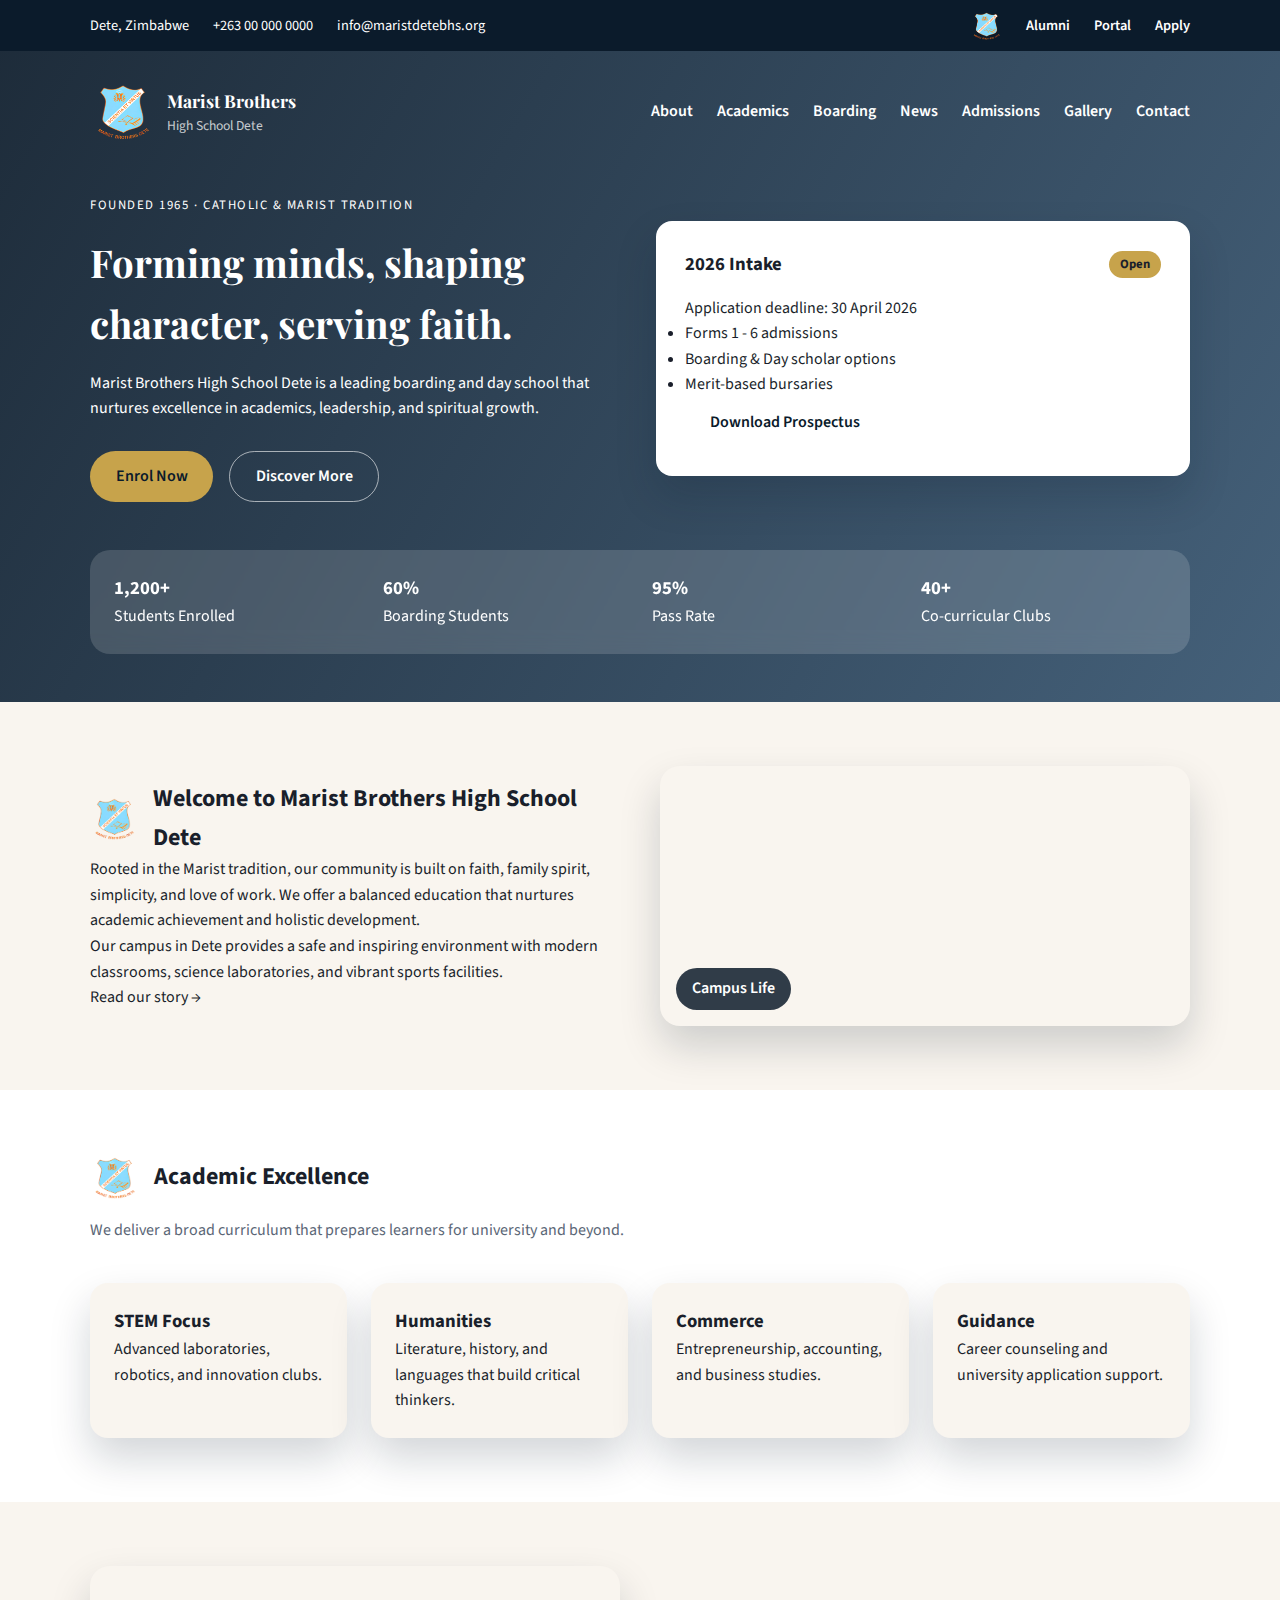
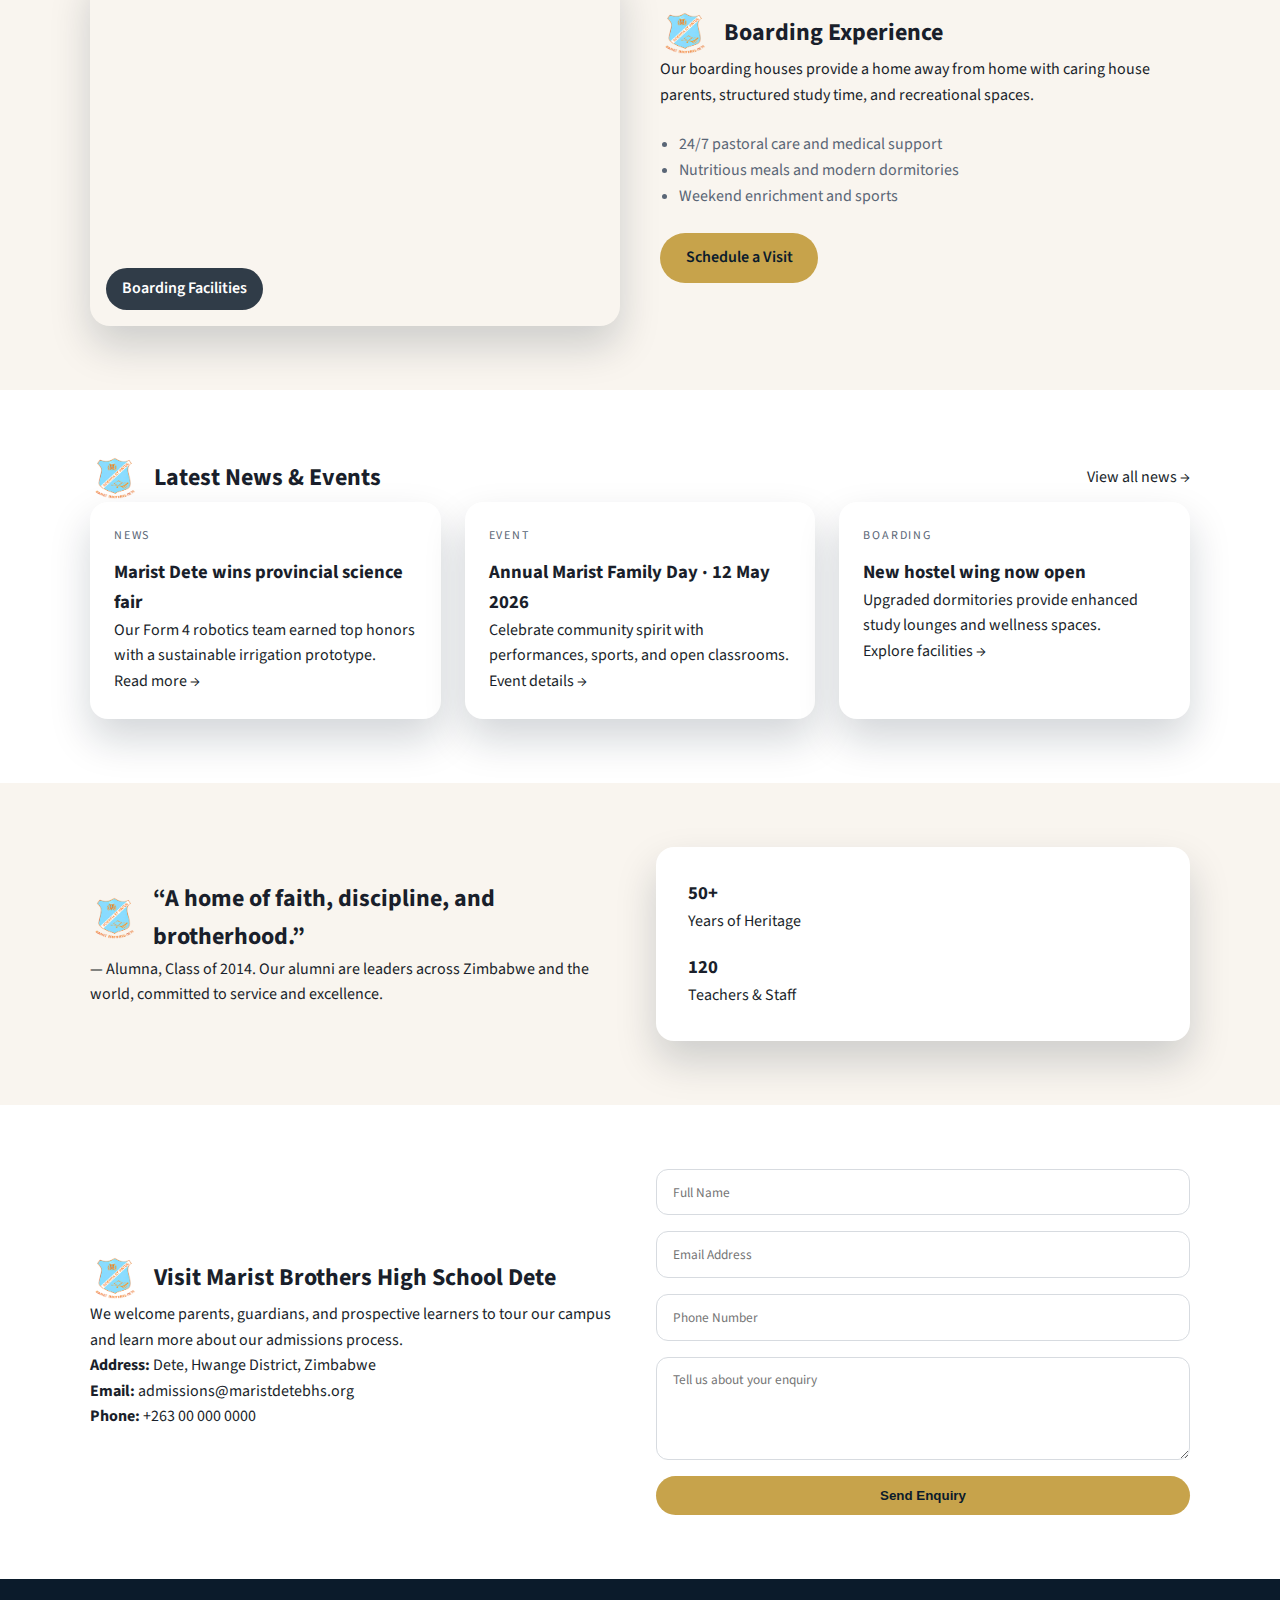
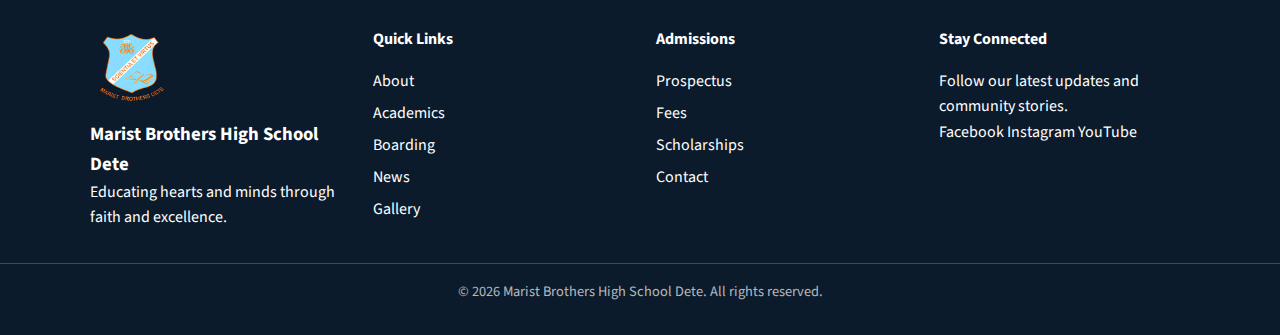
<file: index.html>
<!DOCTYPE html>
<html lang="en">
  <head>
    <meta charset="UTF-8" />
    <meta name="viewport" content="width=device-width, initial-scale=1.0" />
    <title>Marist Brothers High School Dete</title>
    <link rel="preconnect" href="https://fonts.googleapis.com" />
    <link rel="preconnect" href="https://fonts.gstatic.com" crossorigin />
    <link
      href="https://fonts.googleapis.com/css2?family=Playfair+Display:wght@400;600;700&family=Source+Sans+3:wght@300;400;500;600;700&display=swap"
      rel="stylesheet"
    />
    <link rel="stylesheet" href="styles.css" />
  </head>
  <body>
    <header class="top-bar">
      <div class="container top-bar__content">
        <div class="top-bar__left">
          <span>Dete, Zimbabwe</span>
          <span>+263 00 000 0000</span>
          <span>info@maristdetebhs.org</span>
        </div>
        <div class="top-bar__right">
          <img class="logo__image logo__image--small" src="MARISTDETE.png" alt="Marist Brothers High School Dete logo" />
          <a href="#">Alumni</a>
          <a href="#">Portal</a>
          <a href="#">Apply</a>
        </div>
      </div>
    </header>

    <header class="hero">
      <nav class="nav container">
        <div class="logo">
          <img class="logo__image" src="MARISTDETE.png" alt="Marist Brothers High School Dete logo" />
          <div>
            <p class="logo__title">Marist Brothers</p>
            <p class="logo__subtitle">High School Dete</p>
          </div>
        </div>
        <button class="nav__toggle" aria-label="Open navigation">☰</button>
        <ul class="nav__links">
          <li><a href="about.html">About</a></li>
          <li><a href="academics.html">Academics</a></li>
          <li><a href="boarding.html">Boarding</a></li>
          <li><a href="news.html">News</a></li>
          <li><a href="admissions.html">Admissions</a></li>
          <li><a href="gallery.html">Gallery</a></li>
          <li><a href="contact.html">Contact</a></li>
        </ul>
      </nav>

      <section class="hero__content container">
        <div class="hero__text">
          <p class="hero__tag">Founded 1965 · Catholic & Marist Tradition</p>
          <h1>Forming minds, shaping character, serving faith.</h1>
          <p>
            Marist Brothers High School Dete is a leading boarding and day school that
            nurtures excellence in academics, leadership, and spiritual growth.
          </p>
          <div class="hero__actions">
            <a class="btn btn--primary" href="admissions.html">Enrol Now</a>
            <a class="btn btn--ghost" href="about.html">Discover More</a>
          </div>
        </div>
        <div class="hero__card">
          <div class="hero__card-header">
            <h3>2026 Intake</h3>
            <span>Open</span>
          </div>
          <p>Application deadline: 30 April 2026</p>
          <ul>
            <li>Forms 1 - 6 admissions</li>
            <li>Boarding & Day scholar options</li>
            <li>Merit-based bursaries</li>
          </ul>
          <a class="btn btn--secondary" href="admissions.html">Download Prospectus</a>
        </div>
      </section>

      <div class="hero__stats container">
        <div>
          <h3>1,200+</h3>
          <p>Students Enrolled</p>
        </div>
        <div>
          <h3>60%</h3>
          <p>Boarding Students</p>
        </div>
        <div>
          <h3>95%</h3>
          <p>Pass Rate</p>
        </div>
        <div>
          <h3>40+</h3>
          <p>Co-curricular Clubs</p>
        </div>
      </div>
    </header>

    <main>
      <section id="about" class="section">
        <div class="container grid">
          <div>
            <div class="section-heading">
              <img class="section-logo" src="MARISTDETE.png" alt="Marist Brothers High School Dete logo" />
              <h2>Welcome to Marist Brothers High School Dete</h2>
            </div>
            <p>
              Rooted in the Marist tradition, our community is built on faith, family spirit,
              simplicity, and love of work. We offer a balanced education that nurtures
              academic achievement and holistic development.
            </p>
            <p>
              Our campus in Dete provides a safe and inspiring environment with modern
              classrooms, science laboratories, and vibrant sports facilities.
            </p>
            <a class="link" href="about.html">Read our story →</a>
          </div>
          <div class="image-card image-card--life">
            <div class="image-card__overlay">Campus Life</div>
          </div>
        </div>
      </section>

      <section id="academics" class="section section--alt">
        <div class="container">
          <div class="section-heading">
            <img class="section-logo" src="MARISTDETE.png" alt="Marist Brothers High School Dete logo" />
            <h2>Academic Excellence</h2>
          </div>
          <p class="section__lead">
            We deliver a broad curriculum that prepares learners for university and beyond.
          </p>
          <div class="cards">
            <article class="card">
              <h3>STEM Focus</h3>
              <p>Advanced laboratories, robotics, and innovation clubs.</p>
            </article>
            <article class="card">
              <h3>Humanities</h3>
              <p>Literature, history, and languages that build critical thinkers.</p>
            </article>
            <article class="card">
              <h3>Commerce</h3>
              <p>Entrepreneurship, accounting, and business studies.</p>
            </article>
            <article class="card">
              <h3>Guidance</h3>
              <p>Career counseling and university application support.</p>
            </article>
          </div>
        </div>
      </section>

      <section id="boarding" class="section">
        <div class="container grid">
          <div class="image-card image-card--tall image-card--community">
            <div class="image-card__overlay">Boarding Facilities</div>
          </div>
          <div>
            <div class="section-heading">
              <img class="section-logo" src="MARISTDETE.png" alt="Marist Brothers High School Dete logo" />
              <h2>Boarding Experience</h2>
            </div>
            <p>
              Our boarding houses provide a home away from home with caring house parents,
              structured study time, and recreational spaces.
            </p>
            <ul class="list">
              <li>24/7 pastoral care and medical support</li>
              <li>Nutritious meals and modern dormitories</li>
              <li>Weekend enrichment and sports</li>
            </ul>
            <a class="btn btn--primary" href="contact.html">Schedule a Visit</a>
          </div>
        </div>
      </section>

      <section id="news" class="section section--alt">
        <div class="container">
          <div class="section__header">
            <div class="section-heading">
              <img class="section-logo" src="MARISTDETE.png" alt="Marist Brothers High School Dete logo" />
              <h2>Latest News & Events</h2>
            </div>
            <a class="link" href="news.html">View all news →</a>
          </div>
          <div class="cards cards--wide">
            <article class="card card--news">
              <p class="card__tag">News</p>
              <h3>Marist Dete wins provincial science fair</h3>
              <p>
                Our Form 4 robotics team earned top honors with a sustainable irrigation prototype.
              </p>
              <a class="link" href="news.html">Read more →</a>
            </article>
            <article class="card card--news">
              <p class="card__tag">Event</p>
              <h3>Annual Marist Family Day · 12 May 2026</h3>
              <p>
                Celebrate community spirit with performances, sports, and open classrooms.
              </p>
              <a class="link" href="news.html">Event details →</a>
            </article>
            <article class="card card--news">
              <p class="card__tag">Boarding</p>
              <h3>New hostel wing now open</h3>
              <p>
                Upgraded dormitories provide enhanced study lounges and wellness spaces.
              </p>
              <a class="link" href="boarding.html">Explore facilities →</a>
            </article>
          </div>
        </div>
      </section>

      <section class="section">
        <div class="container testimonial">
          <div>
            <div class="section-heading">
              <img class="section-logo" src="MARISTDETE.png" alt="Marist Brothers High School Dete logo" />
              <h2>“A home of faith, discipline, and brotherhood.”</h2>
            </div>
            <p>
              — Alumna, Class of 2014. Our alumni are leaders across Zimbabwe and the world,
              committed to service and excellence.
            </p>
          </div>
          <div class="testimonial__stats">
            <div>
              <h3>50+</h3>
              <p>Years of Heritage</p>
            </div>
            <div>
              <h3>120</h3>
              <p>Teachers & Staff</p>
            </div>
          </div>
        </div>
      </section>

      <section id="contact" class="section section--alt">
        <div class="container contact">
          <div>
            <div class="section-heading">
              <img class="section-logo" src="MARISTDETE.png" alt="Marist Brothers High School Dete logo" />
              <h2>Visit Marist Brothers High School Dete</h2>
            </div>
            <p>
              We welcome parents, guardians, and prospective learners to tour our campus and
              learn more about our admissions process.
            </p>
            <div class="contact__info">
              <p><strong>Address:</strong> Dete, Hwange District, Zimbabwe</p>
              <p><strong>Email:</strong> admissions@maristdetebhs.org</p>
              <p><strong>Phone:</strong> +263 00 000 0000</p>
            </div>
          </div>
          <form class="contact__form">
            <input type="text" placeholder="Full Name" />
            <input type="email" placeholder="Email Address" />
            <input type="text" placeholder="Phone Number" />
            <textarea rows="4" placeholder="Tell us about your enquiry"></textarea>
            <button class="btn btn--primary" type="submit">Send Enquiry</button>
          </form>
        </div>
      </section>
    </main>

    <footer class="footer">
      <div class="container footer__grid">
        <div>
          <img class="logo__image logo__image--footer" src="MARISTDETE.png" alt="Marist Brothers High School Dete logo" />
          <h3>Marist Brothers High School Dete</h3>
          <p>Educating hearts and minds through faith and excellence.</p>
        </div>
        <div>
          <h4>Quick Links</h4>
          <ul>
            <li><a href="about.html">About</a></li>
            <li><a href="academics.html">Academics</a></li>
            <li><a href="boarding.html">Boarding</a></li>
            <li><a href="news.html">News</a></li>
            <li><a href="gallery.html">Gallery</a></li>
          </ul>
        </div>
        <div>
          <h4>Admissions</h4>
          <ul>
            <li><a href="admissions.html">Prospectus</a></li>
            <li><a href="admissions.html#fees">Fees</a></li>
            <li><a href="admissions.html#scholarships">Scholarships</a></li>
            <li><a href="contact.html">Contact</a></li>
          </ul>
        </div>
        <div>
          <h4>Stay Connected</h4>
          <p>Follow our latest updates and community stories.</p>
          <div class="footer__socials">
            <a href="#">Facebook</a>
            <a href="#">Instagram</a>
            <a href="#">YouTube</a>
          </div>
        </div>
      </div>
      <div class="footer__bottom">© 2026 Marist Brothers High School Dete. All rights reserved.</div>
    </footer>
  </body>
</html>
</file>
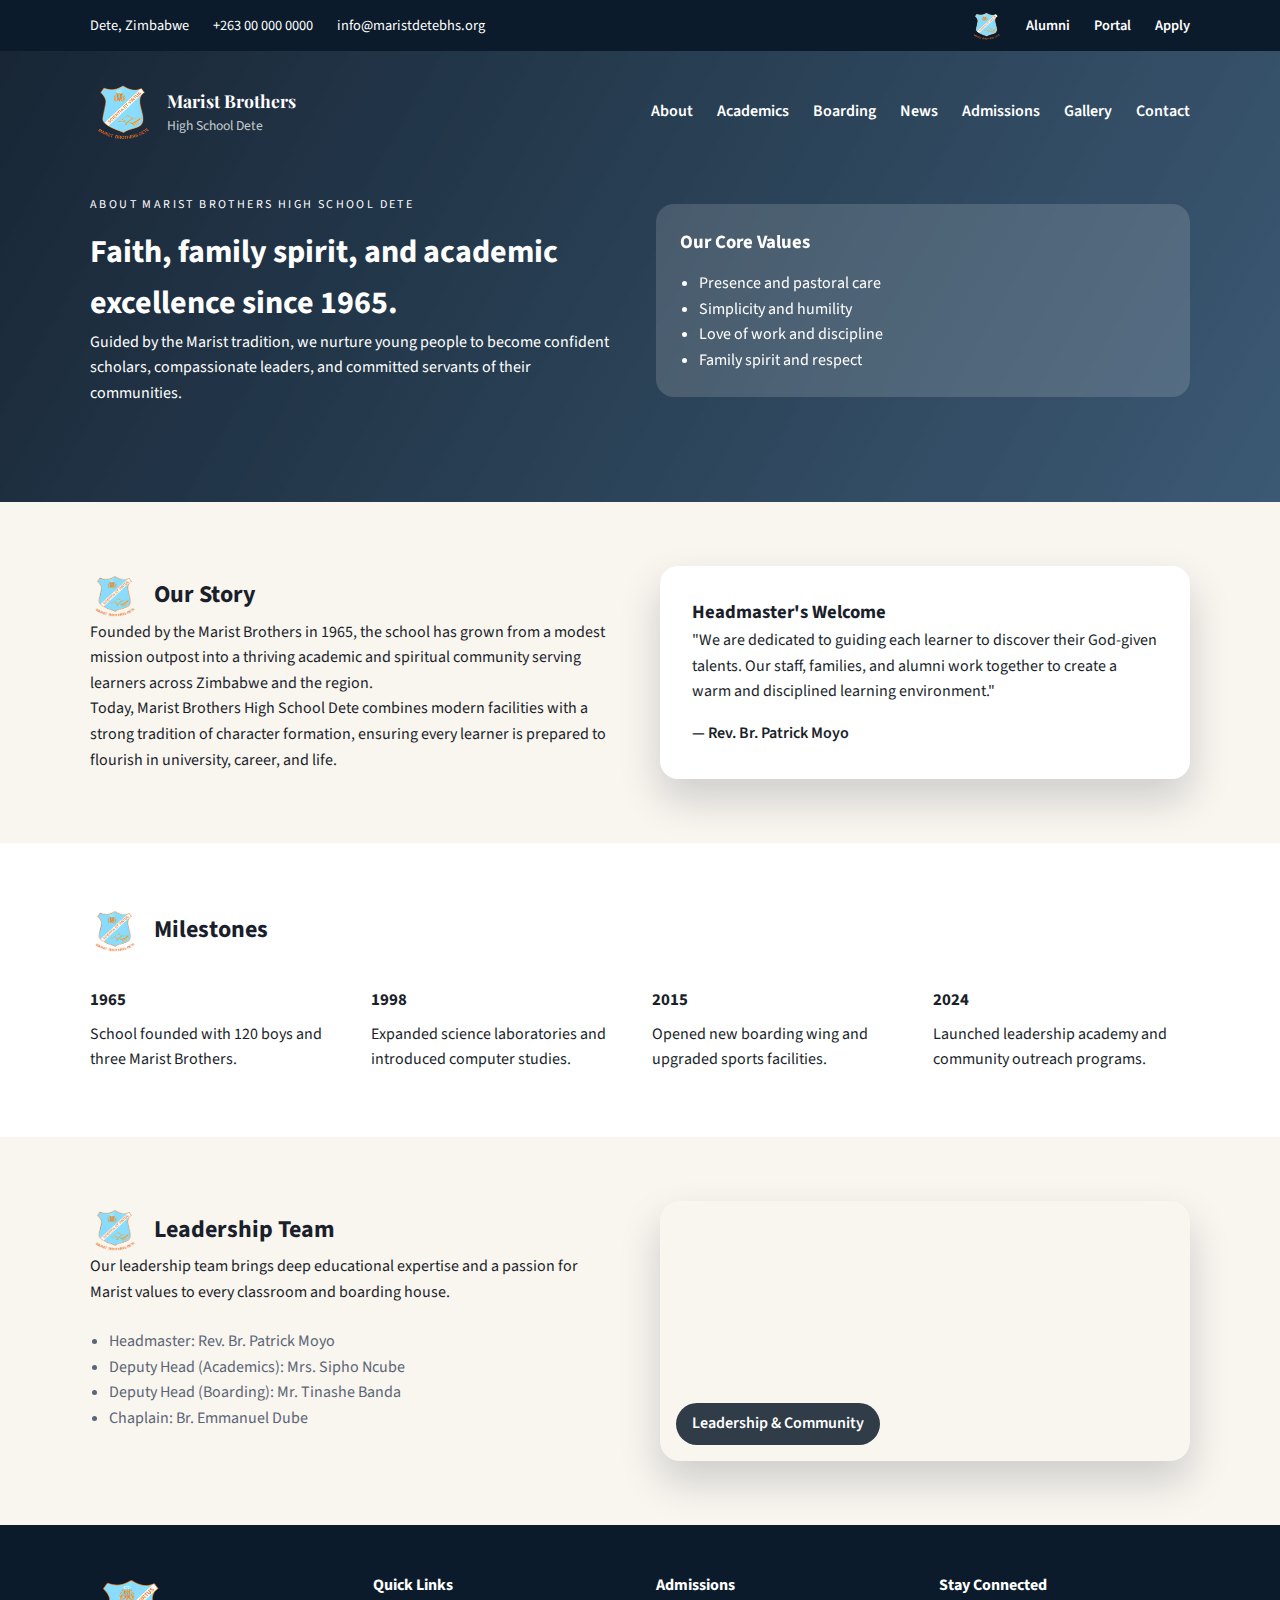
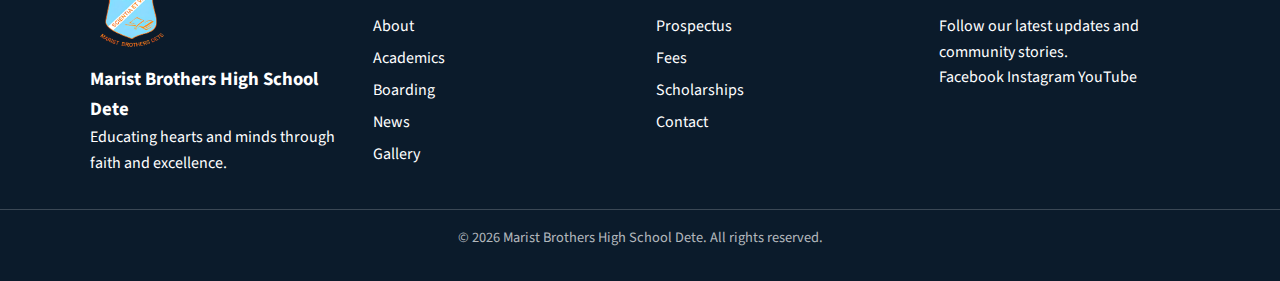
<file: about.html>
<!DOCTYPE html>
<html lang="en">
  <head>
    <meta charset="UTF-8" />
    <meta name="viewport" content="width=device-width, initial-scale=1.0" />
    <title>About | Marist Brothers High School Dete</title>
    <link rel="preconnect" href="https://fonts.googleapis.com" />
    <link rel="preconnect" href="https://fonts.gstatic.com" crossorigin />
    <link
      href="https://fonts.googleapis.com/css2?family=Playfair+Display:wght@400;600;700&family=Source+Sans+3:wght@300;400;500;600;700&display=swap"
      rel="stylesheet"
    />
    <link rel="stylesheet" href="styles.css" />
  </head>
  <body>
    <header class="top-bar">
      <div class="container top-bar__content">
        <div class="top-bar__left">
          <span>Dete, Zimbabwe</span>
          <span>+263 00 000 0000</span>
          <span>info@maristdetebhs.org</span>
        </div>
        <div class="top-bar__right">
          <img class="logo__image logo__image--small" src="MARISTDETE.png" alt="Marist Brothers High School Dete logo" />
          <a href="news.html">Alumni</a>
          <a href="admissions.html">Portal</a>
          <a href="admissions.html">Apply</a>
        </div>
      </div>
    </header>

    <header class="page-hero">
      <nav class="nav container">
        <div class="logo">
          <img class="logo__image" src="MARISTDETE.png" alt="Marist Brothers High School Dete logo" />
          <div>
            <p class="logo__title">Marist Brothers</p>
            <p class="logo__subtitle">High School Dete</p>
          </div>
        </div>
        <button class="nav__toggle" aria-label="Open navigation">☰</button>
        <ul class="nav__links">
          <li><a href="about.html">About</a></li>
          <li><a href="academics.html">Academics</a></li>
          <li><a href="boarding.html">Boarding</a></li>
          <li><a href="news.html">News</a></li>
          <li><a href="admissions.html">Admissions</a></li>
          <li><a href="gallery.html">Gallery</a></li>
          <li><a href="contact.html">Contact</a></li>
        </ul>
      </nav>
      <div class="container page-hero__content">
        <div>
          <p class="page-hero__eyebrow">About Marist Brothers High School Dete</p>
          <h1>Faith, family spirit, and academic excellence since 1965.</h1>
          <p>
            Guided by the Marist tradition, we nurture young people to become confident scholars,
            compassionate leaders, and committed servants of their communities.
          </p>
        </div>
        <div class="page-hero__card">
          <h3>Our Core Values</h3>
          <ul>
            <li>Presence and pastoral care</li>
            <li>Simplicity and humility</li>
            <li>Love of work and discipline</li>
            <li>Family spirit and respect</li>
          </ul>
        </div>
      </div>
    </header>

    <main>
      <section class="section">
        <div class="container content-grid">
          <div>
            <div class="section-heading">
              <img class="section-logo" src="MARISTDETE.png" alt="Marist Brothers High School Dete logo" />
              <h2>Our Story</h2>
            </div>
            <p>
              Founded by the Marist Brothers in 1965, the school has grown from a modest mission
              outpost into a thriving academic and spiritual community serving learners across
              Zimbabwe and the region.
            </p>
            <p>
              Today, Marist Brothers High School Dete combines modern facilities with a strong
              tradition of character formation, ensuring every learner is prepared to flourish in
              university, career, and life.
            </p>
          </div>
          <div class="highlight">
            <h3>Headmaster's Welcome</h3>
            <p>
              "We are dedicated to guiding each learner to discover their God-given talents. Our
              staff, families, and alumni work together to create a warm and disciplined learning
              environment."
            </p>
            <p class="highlight__author">— Rev. Br. Patrick Moyo</p>
          </div>
        </div>
      </section>

      <section class="section section--alt">
        <div class="container">
          <div class="section-heading">
            <img class="section-logo" src="MARISTDETE.png" alt="Marist Brothers High School Dete logo" />
            <h2>Milestones</h2>
          </div>
          <div class="timeline">
            <div>
              <h4>1965</h4>
              <p>School founded with 120 boys and three Marist Brothers.</p>
            </div>
            <div>
              <h4>1998</h4>
              <p>Expanded science laboratories and introduced computer studies.</p>
            </div>
            <div>
              <h4>2015</h4>
              <p>Opened new boarding wing and upgraded sports facilities.</p>
            </div>
            <div>
              <h4>2024</h4>
              <p>Launched leadership academy and community outreach programs.</p>
            </div>
          </div>
        </div>
      </section>

      <section class="section">
        <div class="container content-grid">
          <div>
            <div class="section-heading">
              <img class="section-logo" src="MARISTDETE.png" alt="Marist Brothers High School Dete logo" />
              <h2>Leadership Team</h2>
            </div>
            <p>
              Our leadership team brings deep educational expertise and a passion for Marist values
              to every classroom and boarding house.
            </p>
            <ul class="list">
              <li>Headmaster: Rev. Br. Patrick Moyo</li>
              <li>Deputy Head (Academics): Mrs. Sipho Ncube</li>
              <li>Deputy Head (Boarding): Mr. Tinashe Banda</li>
              <li>Chaplain: Br. Emmanuel Dube</li>
            </ul>
          </div>
          <div class="image-card image-card--community">
            <div class="image-card__overlay">Leadership & Community</div>
          </div>
        </div>
      </section>
    </main>

    <footer class="footer">
      <div class="container footer__grid">
        <div>
          <img class="logo__image logo__image--footer" src="MARISTDETE.png" alt="Marist Brothers High School Dete logo" />
          <h3>Marist Brothers High School Dete</h3>
          <p>Educating hearts and minds through faith and excellence.</p>
        </div>
        <div>
          <h4>Quick Links</h4>
          <ul>
            <li><a href="about.html">About</a></li>
            <li><a href="academics.html">Academics</a></li>
            <li><a href="boarding.html">Boarding</a></li>
            <li><a href="news.html">News</a></li>
            <li><a href="gallery.html">Gallery</a></li>
          </ul>
        </div>
        <div>
          <h4>Admissions</h4>
          <ul>
            <li><a href="admissions.html">Prospectus</a></li>
            <li><a href="admissions.html#fees">Fees</a></li>
            <li><a href="admissions.html#scholarships">Scholarships</a></li>
            <li><a href="contact.html">Contact</a></li>
          </ul>
        </div>
        <div>
          <h4>Stay Connected</h4>
          <p>Follow our latest updates and community stories.</p>
          <div class="footer__socials">
            <a href="#">Facebook</a>
            <a href="#">Instagram</a>
            <a href="#">YouTube</a>
          </div>
        </div>
      </div>
      <div class="footer__bottom">© 2026 Marist Brothers High School Dete. All rights reserved.</div>
    </footer>
  </body>
</html>
</file>
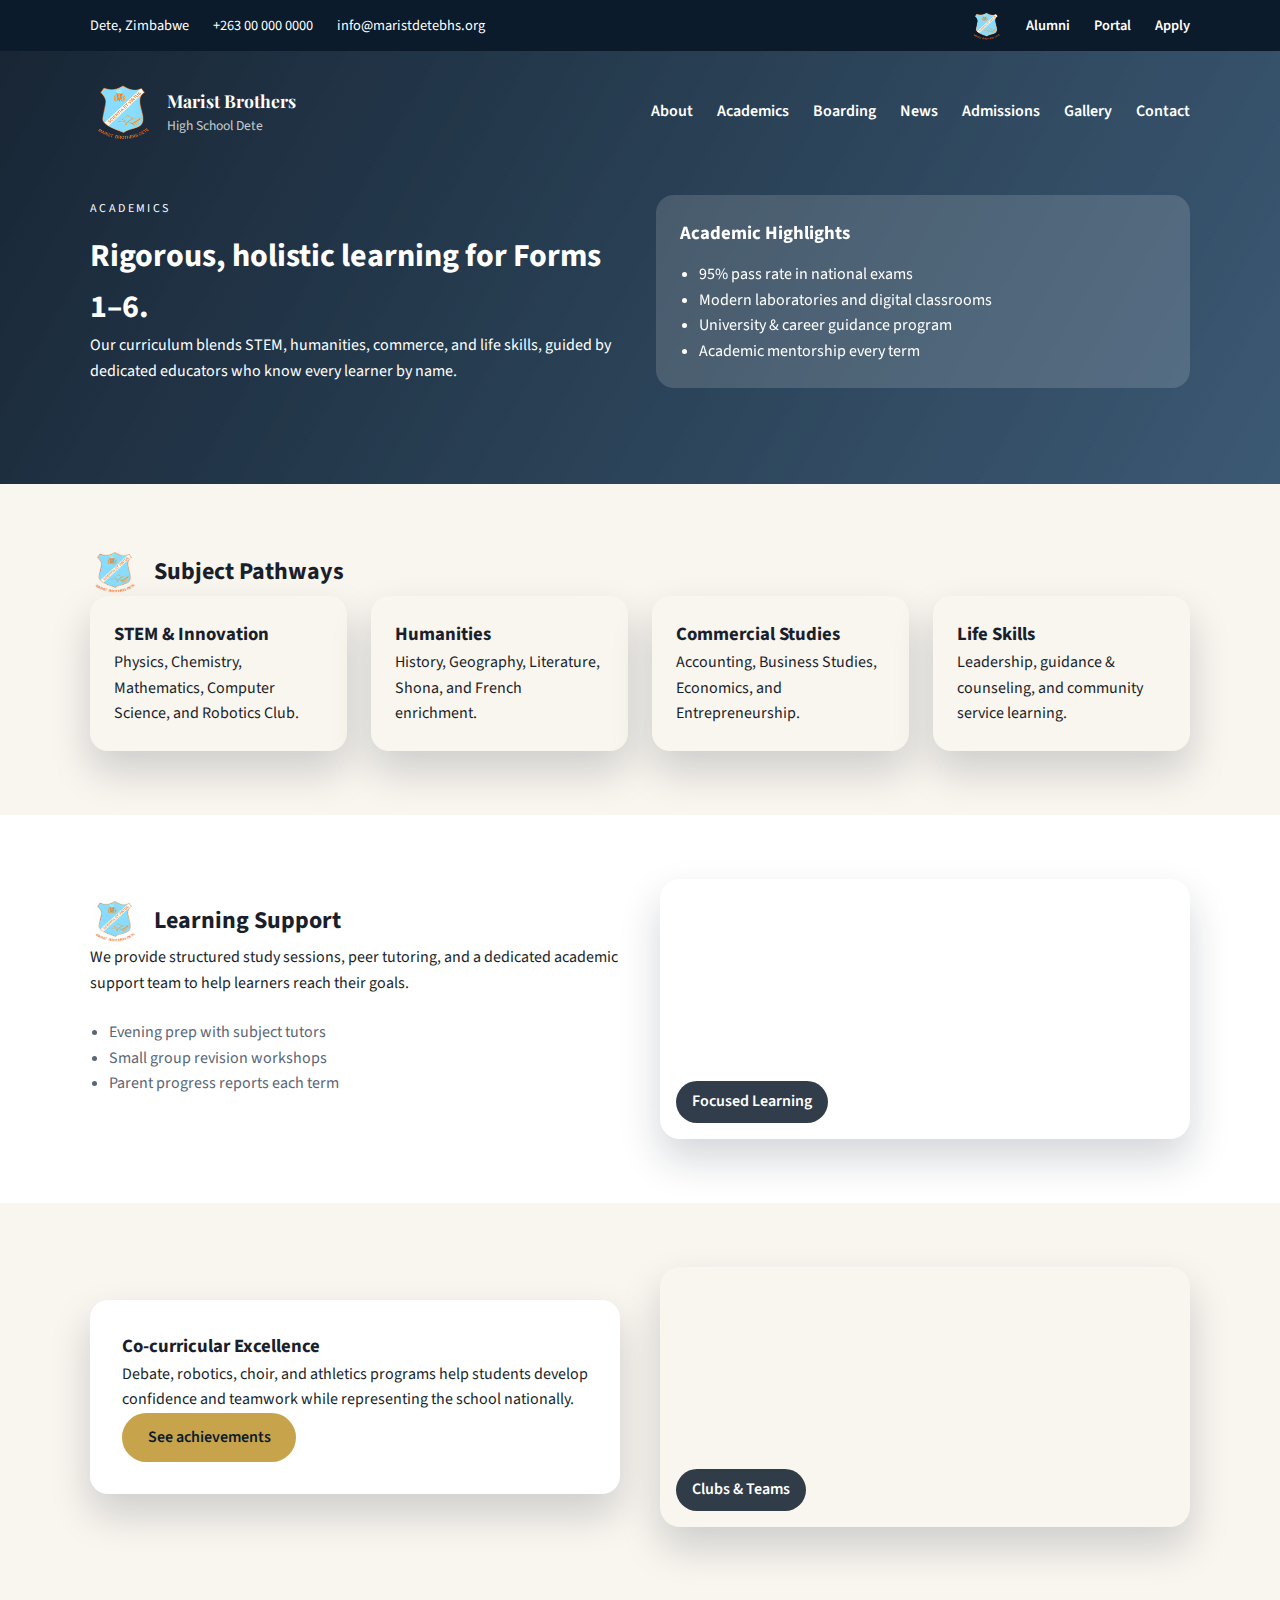
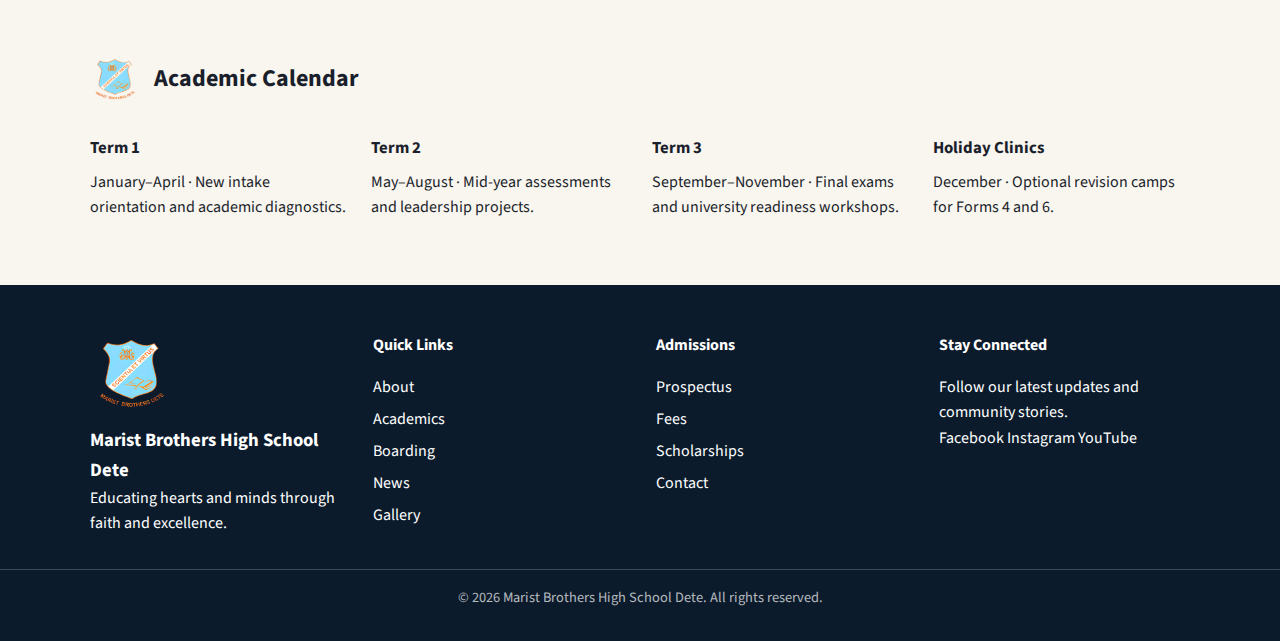
<file: academics.html>
<!DOCTYPE html>
<html lang="en">
  <head>
    <meta charset="UTF-8" />
    <meta name="viewport" content="width=device-width, initial-scale=1.0" />
    <title>Academics | Marist Brothers High School Dete</title>
    <link rel="preconnect" href="https://fonts.googleapis.com" />
    <link rel="preconnect" href="https://fonts.gstatic.com" crossorigin />
    <link
      href="https://fonts.googleapis.com/css2?family=Playfair+Display:wght@400;600;700&family=Source+Sans+3:wght@300;400;500;600;700&display=swap"
      rel="stylesheet"
    />
    <link rel="stylesheet" href="styles.css" />
  </head>
  <body>
    <header class="top-bar">
      <div class="container top-bar__content">
        <div class="top-bar__left">
          <span>Dete, Zimbabwe</span>
          <span>+263 00 000 0000</span>
          <span>info@maristdetebhs.org</span>
        </div>
        <div class="top-bar__right">
          <img class="logo__image logo__image--small" src="MARISTDETE.png" alt="Marist Brothers High School Dete logo" />
          <a href="news.html">Alumni</a>
          <a href="admissions.html">Portal</a>
          <a href="admissions.html">Apply</a>
        </div>
      </div>
    </header>

    <header class="page-hero">
      <nav class="nav container">
        <div class="logo">
          <img class="logo__image" src="MARISTDETE.png" alt="Marist Brothers High School Dete logo" />
          <div>
            <p class="logo__title">Marist Brothers</p>
            <p class="logo__subtitle">High School Dete</p>
          </div>
        </div>
        <button class="nav__toggle" aria-label="Open navigation">☰</button>
        <ul class="nav__links">
          <li><a href="about.html">About</a></li>
          <li><a href="academics.html">Academics</a></li>
          <li><a href="boarding.html">Boarding</a></li>
          <li><a href="news.html">News</a></li>
          <li><a href="admissions.html">Admissions</a></li>
          <li><a href="gallery.html">Gallery</a></li>
          <li><a href="contact.html">Contact</a></li>
        </ul>
      </nav>
      <div class="container page-hero__content">
        <div>
          <p class="page-hero__eyebrow">Academics</p>
          <h1>Rigorous, holistic learning for Forms 1–6.</h1>
          <p>
            Our curriculum blends STEM, humanities, commerce, and life skills, guided by dedicated
            educators who know every learner by name.
          </p>
        </div>
        <div class="page-hero__card">
          <h3>Academic Highlights</h3>
          <ul>
            <li>95% pass rate in national exams</li>
            <li>Modern laboratories and digital classrooms</li>
            <li>University & career guidance program</li>
            <li>Academic mentorship every term</li>
          </ul>
        </div>
      </div>
    </header>

    <main>
      <section class="section">
        <div class="container">
          <div class="section-heading">
            <img class="section-logo" src="MARISTDETE.png" alt="Marist Brothers High School Dete logo" />
            <h2>Subject Pathways</h2>
          </div>
          <div class="cards">
            <article class="card">
              <h3>STEM & Innovation</h3>
              <p>Physics, Chemistry, Mathematics, Computer Science, and Robotics Club.</p>
            </article>
            <article class="card">
              <h3>Humanities</h3>
              <p>History, Geography, Literature, Shona, and French enrichment.</p>
            </article>
            <article class="card">
              <h3>Commercial Studies</h3>
              <p>Accounting, Business Studies, Economics, and Entrepreneurship.</p>
            </article>
            <article class="card">
              <h3>Life Skills</h3>
              <p>Leadership, guidance & counseling, and community service learning.</p>
            </article>
          </div>
        </div>
      </section>

      <section class="section section--alt">
        <div class="container content-grid">
          <div>
            <div class="section-heading">
              <img class="section-logo" src="MARISTDETE.png" alt="Marist Brothers High School Dete logo" />
              <h2>Learning Support</h2>
            </div>
            <p>
              We provide structured study sessions, peer tutoring, and a dedicated academic
              support team to help learners reach their goals.
            </p>
            <ul class="list">
              <li>Evening prep with subject tutors</li>
              <li>Small group revision workshops</li>
              <li>Parent progress reports each term</li>
            </ul>
          </div>
          <div class="image-card image-card--study">
            <div class="image-card__overlay">Focused Learning</div>
          </div>
        </div>
      </section>

      <section class="section">
        <div class="container content-grid">
          <div class="highlight">
            <h3>Co-curricular Excellence</h3>
            <p>
              Debate, robotics, choir, and athletics programs help students develop confidence
              and teamwork while representing the school nationally.
            </p>
            <a class="btn btn--primary" href="news.html">See achievements</a>
          </div>
          <div class="image-card image-card--community">
            <div class="image-card__overlay">Clubs & Teams</div>
          </div>
        </div>
      </section>

      <section class="section">
        <div class="container">
          <div class="section-heading">
            <img class="section-logo" src="MARISTDETE.png" alt="Marist Brothers High School Dete logo" />
            <h2>Academic Calendar</h2>
          </div>
          <div class="timeline">
            <div>
              <h4>Term 1</h4>
              <p>January–April · New intake orientation and academic diagnostics.</p>
            </div>
            <div>
              <h4>Term 2</h4>
              <p>May–August · Mid-year assessments and leadership projects.</p>
            </div>
            <div>
              <h4>Term 3</h4>
              <p>September–November · Final exams and university readiness workshops.</p>
            </div>
            <div>
              <h4>Holiday Clinics</h4>
              <p>December · Optional revision camps for Forms 4 and 6.</p>
            </div>
          </div>
        </div>
      </section>
    </main>

    <footer class="footer">
      <div class="container footer__grid">
        <div>
          <img class="logo__image logo__image--footer" src="MARISTDETE.png" alt="Marist Brothers High School Dete logo" />
          <h3>Marist Brothers High School Dete</h3>
          <p>Educating hearts and minds through faith and excellence.</p>
        </div>
        <div>
          <h4>Quick Links</h4>
          <ul>
            <li><a href="about.html">About</a></li>
            <li><a href="academics.html">Academics</a></li>
            <li><a href="boarding.html">Boarding</a></li>
            <li><a href="news.html">News</a></li>
            <li><a href="gallery.html">Gallery</a></li>
          </ul>
        </div>
        <div>
          <h4>Admissions</h4>
          <ul>
            <li><a href="admissions.html">Prospectus</a></li>
            <li><a href="admissions.html#fees">Fees</a></li>
            <li><a href="admissions.html#scholarships">Scholarships</a></li>
            <li><a href="contact.html">Contact</a></li>
          </ul>
        </div>
        <div>
          <h4>Stay Connected</h4>
          <p>Follow our latest updates and community stories.</p>
          <div class="footer__socials">
            <a href="#">Facebook</a>
            <a href="#">Instagram</a>
            <a href="#">YouTube</a>
          </div>
        </div>
      </div>
      <div class="footer__bottom">© 2026 Marist Brothers High School Dete. All rights reserved.</div>
    </footer>
  </body>
</html>
</file>
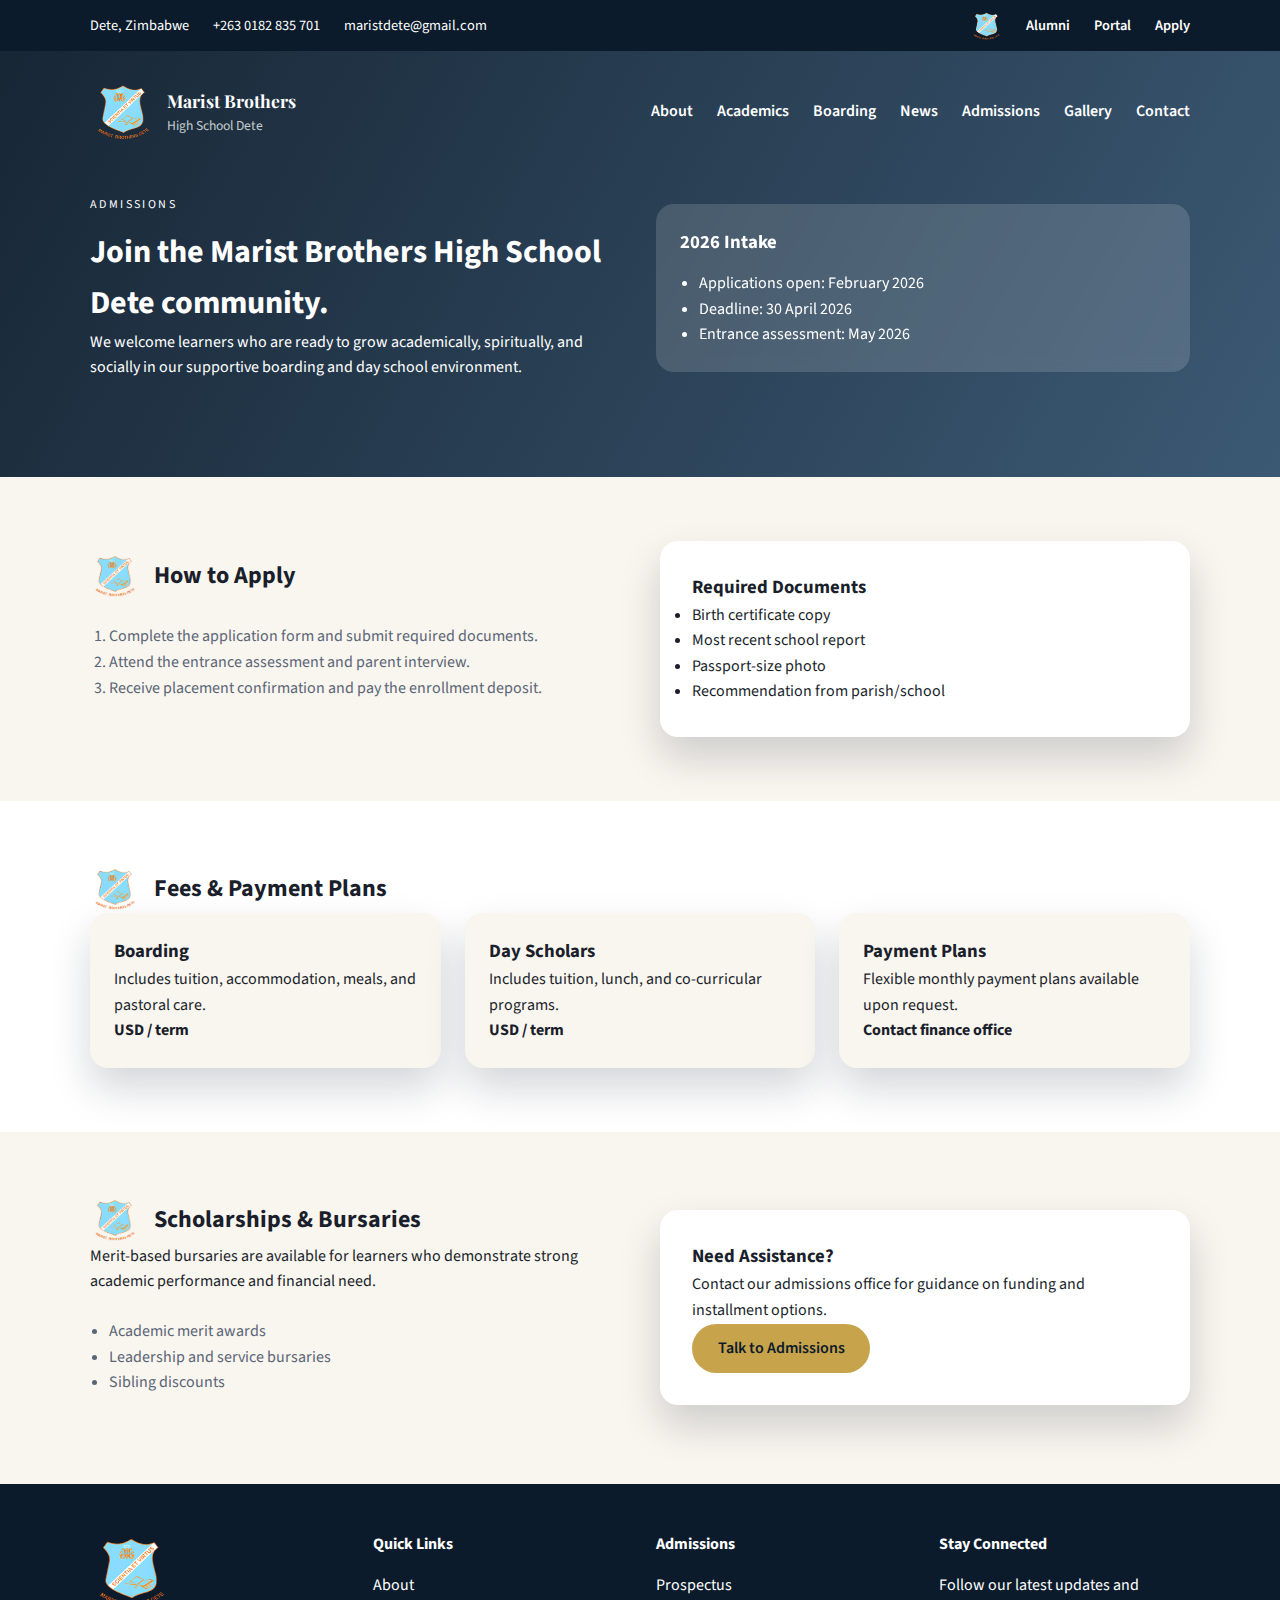
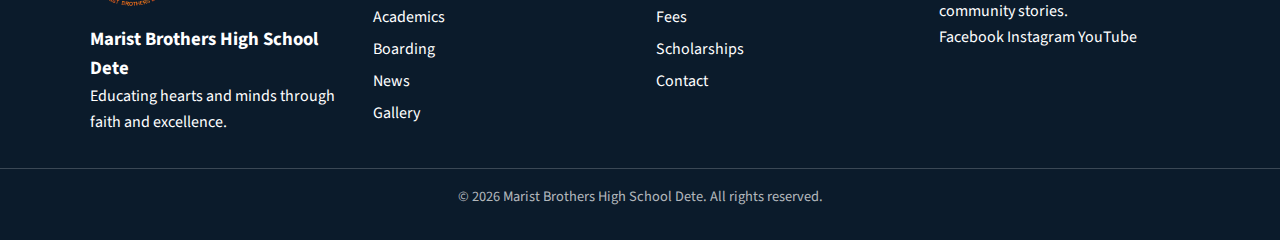
<file: admissions.html>
<!DOCTYPE html>
<html lang="en">
  <head>
    <meta charset="UTF-8" />
    <meta name="viewport" content="width=device-width, initial-scale=1.0" />
    <title>Admissions | Marist Brothers High School Dete</title>
    <link rel="preconnect" href="https://fonts.googleapis.com" />
    <link rel="preconnect" href="https://fonts.gstatic.com" crossorigin />
    <link
      href="https://fonts.googleapis.com/css2?family=Playfair+Display:wght@400;600;700&family=Source+Sans+3:wght@300;400;500;600;700&display=swap"
      rel="stylesheet"
    />
    <link rel="stylesheet" href="styles.css" />
  </head>
  <body>
    <header class="top-bar">
      <div class="container top-bar__content">
        <div class="top-bar__left">
          <span>Dete, Zimbabwe</span>
          <span>+263 0182 835 701</span>
          <span>maristdete@gmail.com</span>
        </div>
        <div class="top-bar__right">
          <img class="logo__image logo__image--small" src="MARISTDETE.png" alt="Marist Brothers High School Dete logo" />
          <a href="news.html">Alumni</a>
          <a href="admissions.html">Portal</a>
          <a href="admissions.html">Apply</a>
        </div>
      </div>
    </header>

    <header class="page-hero">
      <nav class="nav container">
        <div class="logo">
          <img class="logo__image" src="MARISTDETE.png" alt="Marist Brothers High School Dete logo" />
          <div>
            <p class="logo__title">Marist Brothers</p>
            <p class="logo__subtitle">High School Dete</p>
          </div>
        </div>
        <button class="nav__toggle" aria-label="Open navigation">☰</button>
        <ul class="nav__links">
          <li><a href="about.html">About</a></li>
          <li><a href="academics.html">Academics</a></li>
          <li><a href="boarding.html">Boarding</a></li>
          <li><a href="news.html">News</a></li>
          <li><a href="admissions.html">Admissions</a></li>
          <li><a href="gallery.html">Gallery</a></li>
          <li><a href="contact.html">Contact</a></li>
        </ul>
      </nav>
      <div class="container page-hero__content">
        <div>
          <p class="page-hero__eyebrow">Admissions</p>
          <h1>Join the Marist Brothers High School Dete community.</h1>
          <p>
            We welcome learners who are ready to grow academically, spiritually, and socially in
            our supportive boarding and day school environment.
          </p>
        </div>
        <div class="page-hero__card">
          <h3>2026 Intake</h3>
          <ul>
            <li>Applications open: February 2026</li>
            <li>Deadline: 30 April 2026</li>
            <li>Entrance assessment: May 2026</li>
          </ul>
        </div>
      </div>
    </header>

    <main>
      <section class="section">
        <div class="container content-grid">
          <div>
            <div class="section-heading">
              <img class="section-logo" src="MARISTDETE.png" alt="Marist Brothers High School Dete logo" />
              <h2>How to Apply</h2>
            </div>
            <ol class="steps">
              <li>Complete the application form and submit required documents.</li>
              <li>Attend the entrance assessment and parent interview.</li>
              <li>Receive placement confirmation and pay the enrollment deposit.</li>
            </ol>
          </div>
          <div class="highlight">
            <h3>Required Documents</h3>
            <ul>
              <li>Birth certificate copy</li>
              <li>Most recent school report</li>
              <li>Passport-size photo</li>
              <li>Recommendation from parish/school</li>
            </ul>
          </div>
        </div>
      </section>

      <section id="fees" class="section section--alt">
        <div class="container">
          <div class="section-heading">
            <img class="section-logo" src="MARISTDETE.png" alt="Marist Brothers High School Dete logo" />
            <h2>Fees & Payment Plans</h2>
          </div>
          <div class="cards">
            <article class="card">
              <h3>Boarding</h3>
              <p>Includes tuition, accommodation, meals, and pastoral care.</p>
              <p><strong>USD / term</strong></p>
            </article>
            <article class="card">
              <h3>Day Scholars</h3>
              <p>Includes tuition, lunch, and co-curricular programs.</p>
              <p><strong>USD / term</strong></p>
            </article>
            <article class="card">
              <h3>Payment Plans</h3>
              <p>Flexible monthly payment plans available upon request.</p>
              <p><strong>Contact finance office</strong></p>
            </article>
          </div>
        </div>
      </section>

      <section id="scholarships" class="section">
        <div class="container content-grid">
          <div>
            <div class="section-heading">
              <img class="section-logo" src="MARISTDETE.png" alt="Marist Brothers High School Dete logo" />
              <h2>Scholarships & Bursaries</h2>
            </div>
            <p>
              Merit-based bursaries are available for learners who demonstrate strong academic
              performance and financial need.
            </p>
            <ul class="list">
              <li>Academic merit awards</li>
              <li>Leadership and service bursaries</li>
              <li>Sibling discounts</li>
            </ul>
          </div>
          <div class="highlight">
            <h3>Need Assistance?</h3>
            <p>
              Contact our admissions office for guidance on funding and installment options.
            </p>
            <a class="btn btn--primary" href="contact.html">Talk to Admissions</a>
          </div>
        </div>
      </section>
    </main>

    <footer class="footer">
      <div class="container footer__grid">
        <div>
          <img class="logo__image logo__image--footer" src="MARISTDETE.png" alt="Marist Brothers High School Dete logo" />
          <h3>Marist Brothers High School Dete</h3>
          <p>Educating hearts and minds through faith and excellence.</p>
        </div>
        <div>
          <h4>Quick Links</h4>
          <ul>
            <li><a href="about.html">About</a></li>
            <li><a href="academics.html">Academics</a></li>
            <li><a href="boarding.html">Boarding</a></li>
            <li><a href="news.html">News</a></li>
            <li><a href="gallery.html">Gallery</a></li>
          </ul>
        </div>
        <div>
          <h4>Admissions</h4>
          <ul>
            <li><a href="admissions.html">Prospectus</a></li>
            <li><a href="admissions.html#fees">Fees</a></li>
            <li><a href="admissions.html#scholarships">Scholarships</a></li>
            <li><a href="contact.html">Contact</a></li>
          </ul>
        </div>
        <div>
          <h4>Stay Connected</h4>
          <p>Follow our latest updates and community stories.</p>
          <div class="footer__socials">
            <a href="#">Facebook</a>
            <a href="#">Instagram</a>
            <a href="#">YouTube</a>
          </div>
        </div>
      </div>
      <div class="footer__bottom">© 2026 Marist Brothers High School Dete. All rights reserved.</div>
    </footer>
  </body>
</html>
</file>
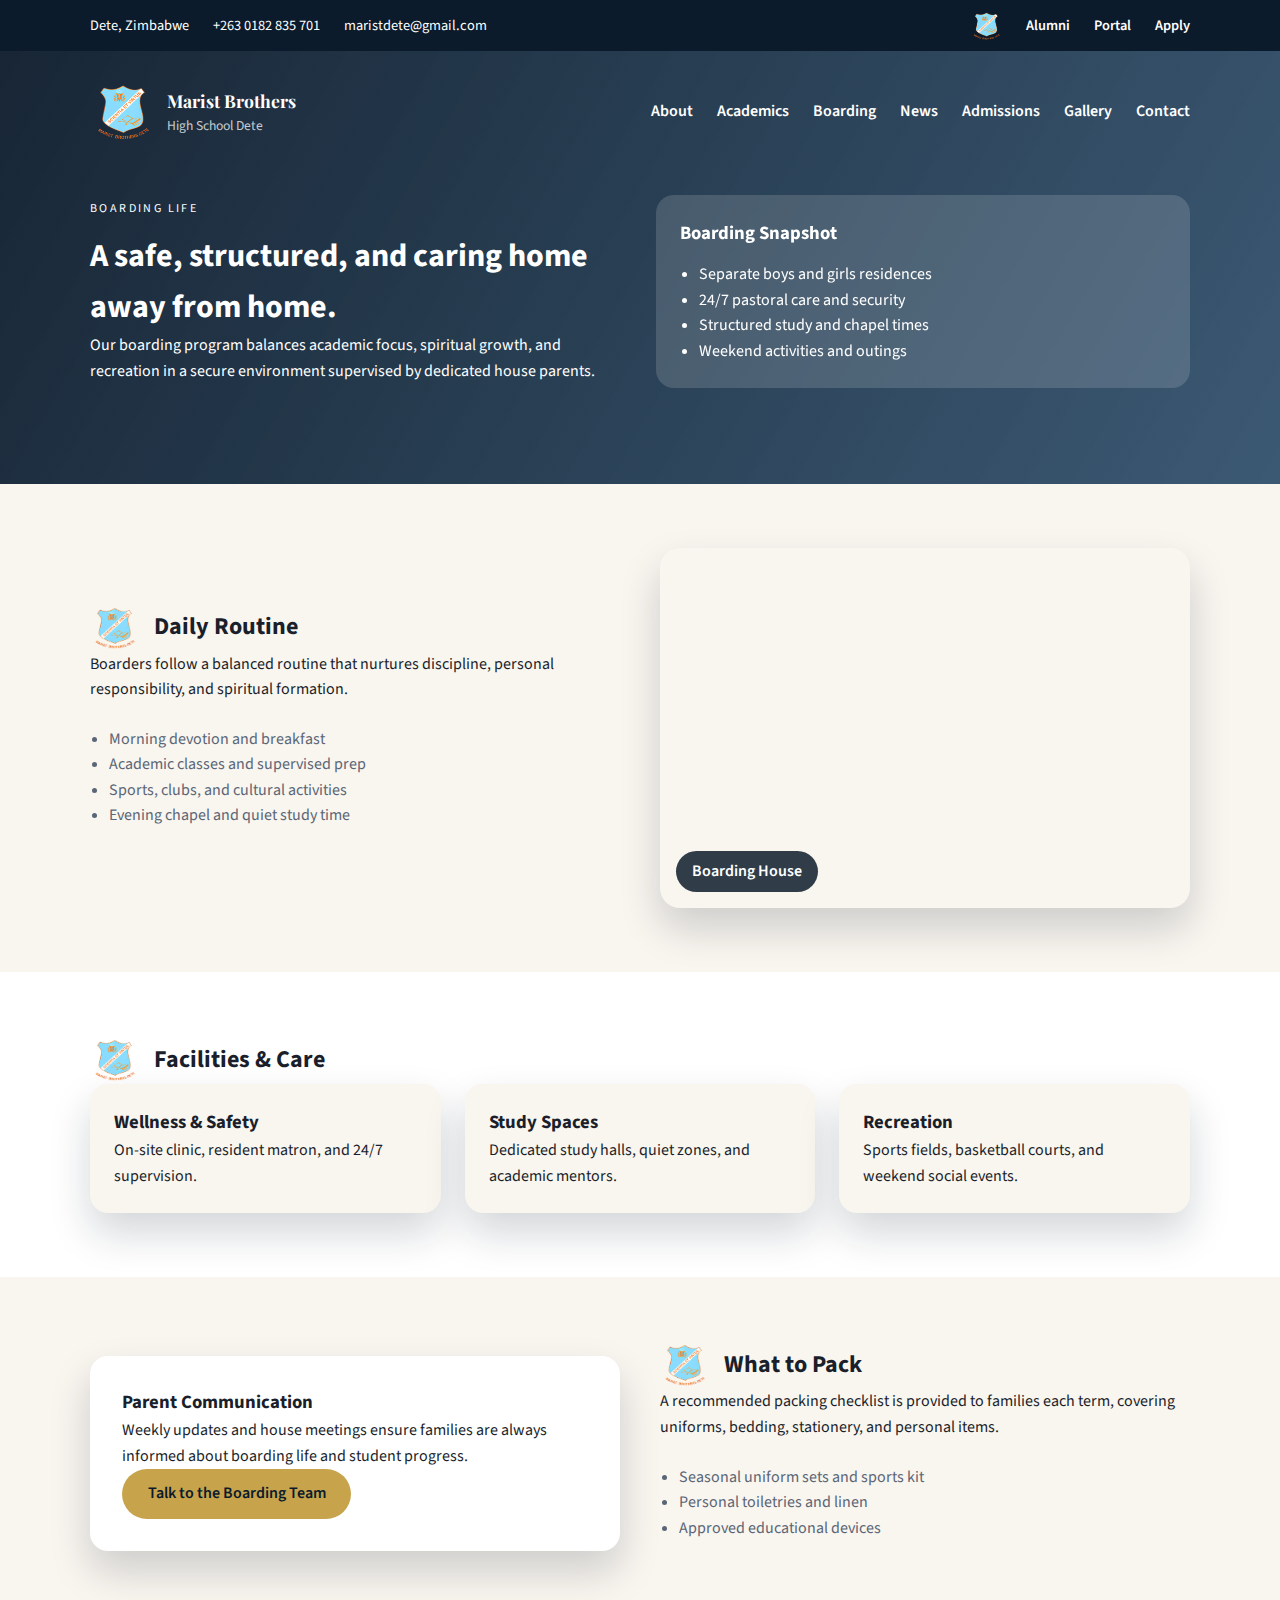
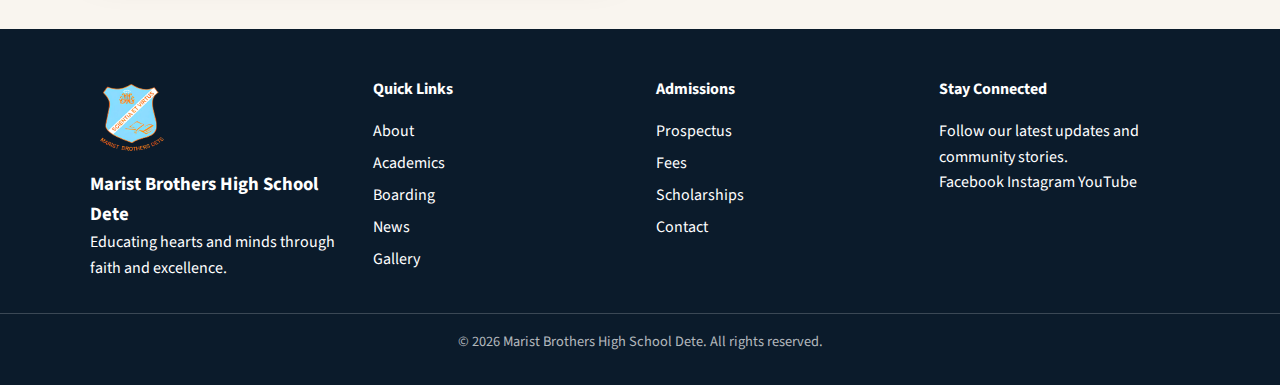
<file: boarding.html>
<!DOCTYPE html>
<html lang="en">
  <head>
    <meta charset="UTF-8" />
    <meta name="viewport" content="width=device-width, initial-scale=1.0" />
    <title>Boarding | Marist Brothers High School Dete</title>
    <link rel="preconnect" href="https://fonts.googleapis.com" />
    <link rel="preconnect" href="https://fonts.gstatic.com" crossorigin />
    <link
      href="https://fonts.googleapis.com/css2?family=Playfair+Display:wght@400;600;700&family=Source+Sans+3:wght@300;400;500;600;700&display=swap"
      rel="stylesheet"
    />
    <link rel="stylesheet" href="styles.css" />
  </head>
  <body>
    <header class="top-bar">
      <div class="container top-bar__content">
        <div class="top-bar__left">
          <span>Dete, Zimbabwe</span>
          <span>+263 0182 835 701</span>
          <span>maristdete@gmail.com</span>
        </div>
        <div class="top-bar__right">
          <img class="logo__image logo__image--small" src="MARISTDETE.png" alt="Marist Brothers High School Dete logo" />
          <a href="news.html">Alumni</a>
          <a href="admissions.html">Portal</a>
          <a href="admissions.html">Apply</a>
        </div>
      </div>
    </header>

    <header class="page-hero">
      <nav class="nav container">
        <div class="logo">
          <img class="logo__image" src="MARISTDETE.png" alt="Marist Brothers High School Dete logo" />
          <div>
            <p class="logo__title">Marist Brothers</p>
            <p class="logo__subtitle">High School Dete</p>
          </div>
        </div>
        <button class="nav__toggle" aria-label="Open navigation">☰</button>
        <ul class="nav__links">
          <li><a href="about.html">About</a></li>
          <li><a href="academics.html">Academics</a></li>
          <li><a href="boarding.html">Boarding</a></li>
          <li><a href="news.html">News</a></li>
          <li><a href="admissions.html">Admissions</a></li>
          <li><a href="gallery.html">Gallery</a></li>
          <li><a href="contact.html">Contact</a></li>
        </ul>
      </nav>
      <div class="container page-hero__content">
        <div>
          <p class="page-hero__eyebrow">Boarding Life</p>
          <h1>A safe, structured, and caring home away from home.</h1>
          <p>
            Our boarding program balances academic focus, spiritual growth, and recreation in a
            secure environment supervised by dedicated house parents.
          </p>
        </div>
        <div class="page-hero__card">
          <h3>Boarding Snapshot</h3>
          <ul>
            <li>Separate boys and girls residences</li>
            <li>24/7 pastoral care and security</li>
            <li>Structured study and chapel times</li>
            <li>Weekend activities and outings</li>
          </ul>
        </div>
      </div>
    </header>

    <main>
      <section class="section">
        <div class="container content-grid">
          <div>
            <div class="section-heading">
              <img class="section-logo" src="MARISTDETE.png" alt="Marist Brothers High School Dete logo" />
              <h2>Daily Routine</h2>
            </div>
            <p>
              Boarders follow a balanced routine that nurtures discipline, personal responsibility,
              and spiritual formation.
            </p>
            <ul class="list">
              <li>Morning devotion and breakfast</li>
              <li>Academic classes and supervised prep</li>
              <li>Sports, clubs, and cultural activities</li>
              <li>Evening chapel and quiet study time</li>
            </ul>
          </div>
          <div class="image-card image-card--tall image-card--life">
            <div class="image-card__overlay">Boarding House</div>
          </div>
        </div>
      </section>

      <section class="section section--alt">
        <div class="container">
          <div class="section-heading">
            <img class="section-logo" src="MARISTDETE.png" alt="Marist Brothers High School Dete logo" />
            <h2>Facilities & Care</h2>
          </div>
          <div class="cards cards--wide">
            <article class="card">
              <h3>Wellness & Safety</h3>
              <p>On-site clinic, resident matron, and 24/7 supervision.</p>
            </article>
            <article class="card">
              <h3>Study Spaces</h3>
              <p>Dedicated study halls, quiet zones, and academic mentors.</p>
            </article>
            <article class="card">
              <h3>Recreation</h3>
              <p>Sports fields, basketball courts, and weekend social events.</p>
            </article>
          </div>
        </div>
      </section>

      <section class="section">
        <div class="container content-grid">
          <div class="highlight">
            <h3>Parent Communication</h3>
            <p>
              Weekly updates and house meetings ensure families are always informed about boarding
              life and student progress.
            </p>
            <a class="btn btn--primary" href="contact.html">Talk to the Boarding Team</a>
          </div>
          <div>
            <div class="section-heading">
              <img class="section-logo" src="MARISTDETE.png" alt="Marist Brothers High School Dete logo" />
              <h2>What to Pack</h2>
            </div>
            <p>
              A recommended packing checklist is provided to families each term, covering uniforms,
              bedding, stationery, and personal items.
            </p>
            <ul class="list">
              <li>Seasonal uniform sets and sports kit</li>
              <li>Personal toiletries and linen</li>
              <li>Approved educational devices</li>
            </ul>
          </div>
        </div>
      </section>
    </main>

    <footer class="footer">
      <div class="container footer__grid">
        <div>
          <img class="logo__image logo__image--footer" src="MARISTDETE.png" alt="Marist Brothers High School Dete logo" />
          <h3>Marist Brothers High School Dete</h3>
          <p>Educating hearts and minds through faith and excellence.</p>
        </div>
        <div>
          <h4>Quick Links</h4>
          <ul>
            <li><a href="about.html">About</a></li>
            <li><a href="academics.html">Academics</a></li>
            <li><a href="boarding.html">Boarding</a></li>
            <li><a href="news.html">News</a></li>
            <li><a href="gallery.html">Gallery</a></li>
          </ul>
        </div>
        <div>
          <h4>Admissions</h4>
          <ul>
            <li><a href="admissions.html">Prospectus</a></li>
            <li><a href="admissions.html#fees">Fees</a></li>
            <li><a href="admissions.html#scholarships">Scholarships</a></li>
            <li><a href="contact.html">Contact</a></li>
          </ul>
        </div>
        <div>
          <h4>Stay Connected</h4>
          <p>Follow our latest updates and community stories.</p>
          <div class="footer__socials">
            <a href="#">Facebook</a>
            <a href="#">Instagram</a>
            <a href="#">YouTube</a>
          </div>
        </div>
      </div>
      <div class="footer__bottom">© 2026 Marist Brothers High School Dete. All rights reserved.</div>
    </footer>
  </body>
</html>
</file>
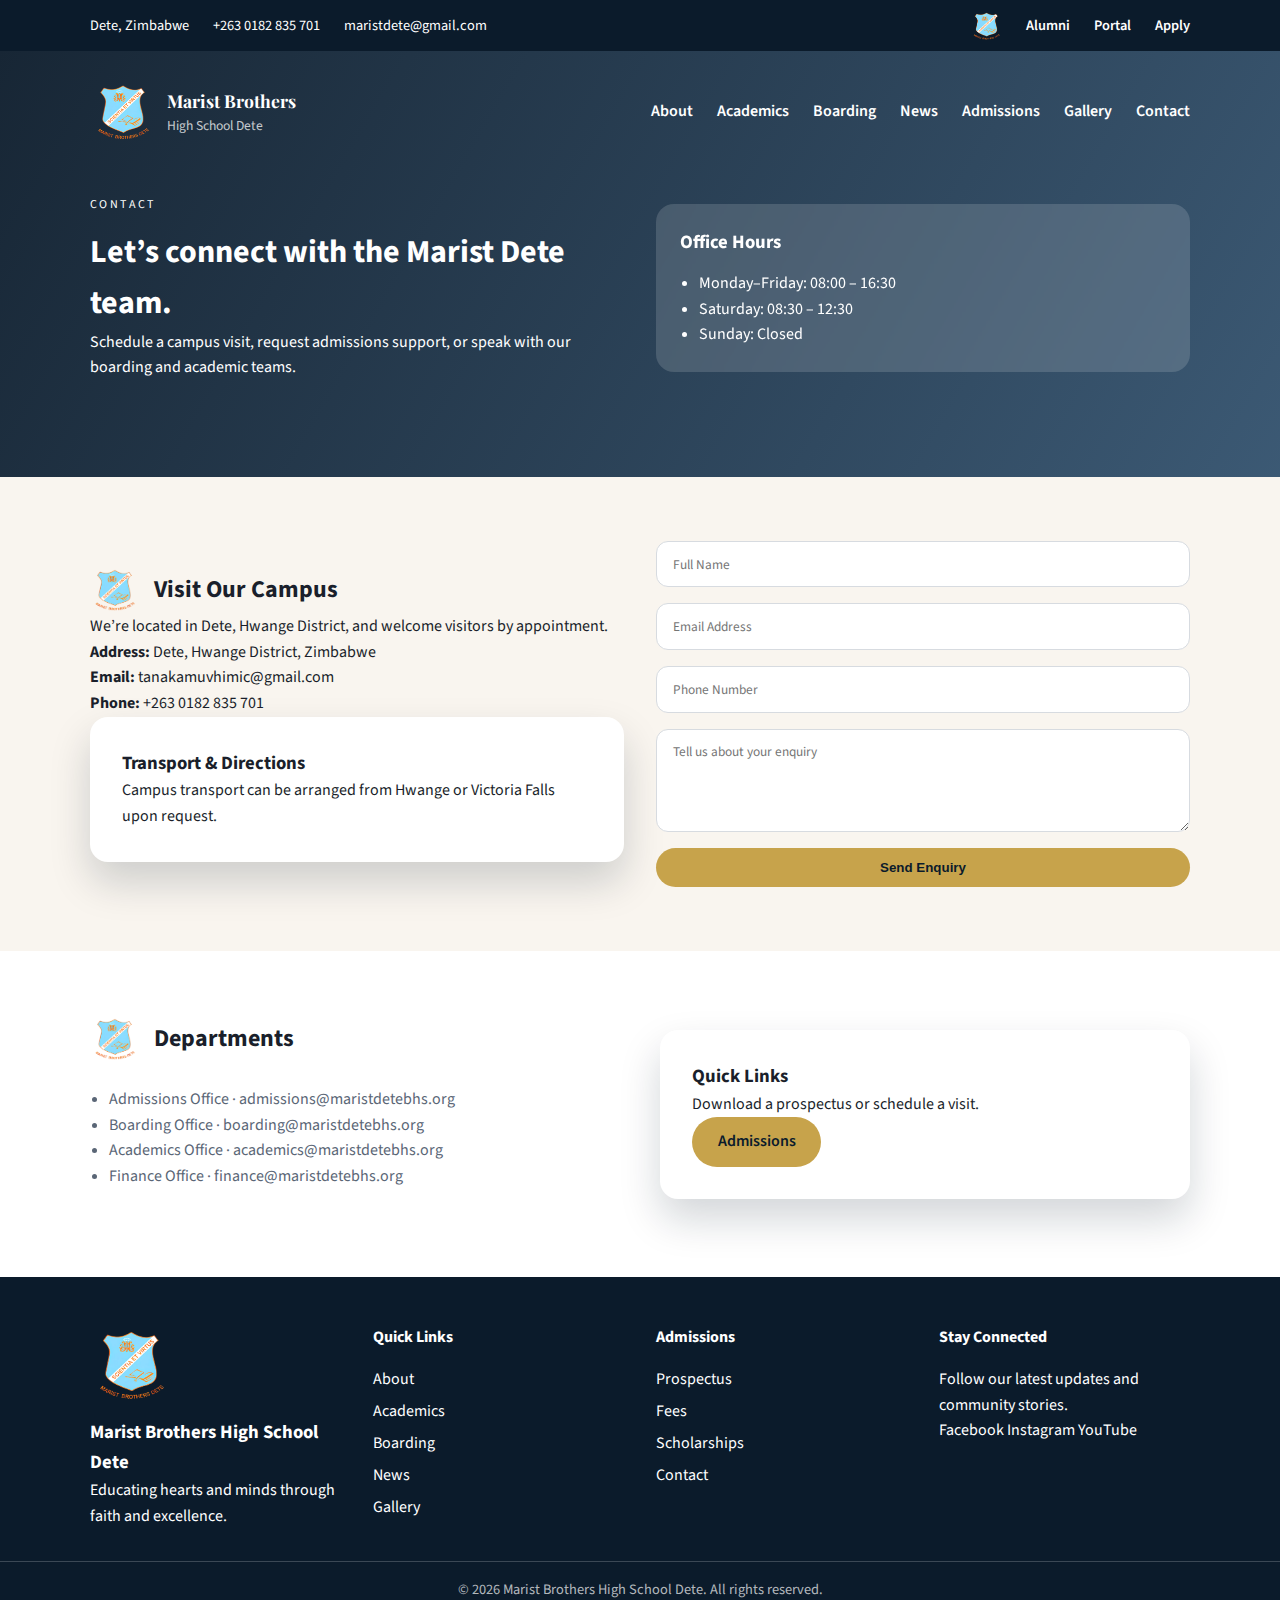
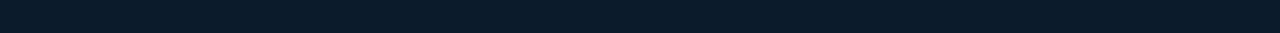
<file: contact.html>
<!DOCTYPE html>
<html lang="en">
  <head>
    <meta charset="UTF-8" />
    <meta name="viewport" content="width=device-width, initial-scale=1.0" />
    <title>Contact | Marist Brothers High School Dete</title>
    <link rel="preconnect" href="https://fonts.googleapis.com" />
    <link rel="preconnect" href="https://fonts.gstatic.com" crossorigin />
    <link
      href="https://fonts.googleapis.com/css2?family=Playfair+Display:wght@400;600;700&family=Source+Sans+3:wght@300;400;500;600;700&display=swap"
      rel="stylesheet"
    />
    <link rel="stylesheet" href="styles.css" />
  </head>
  <body>
    <header class="top-bar">
      <div class="container top-bar__content">
        <div class="top-bar__left">
          <span>Dete, Zimbabwe</span>
          <span>+263 0182 835 701</span>
          <span>maristdete@gmail.com</span>
        </div>
        <div class="top-bar__right">
          <img class="logo__image logo__image--small" src="MARISTDETE.png" alt="Marist Brothers High School Dete logo" />
          <a href="news.html">Alumni</a>
          <a href="admissions.html">Portal</a>
          <a href="admissions.html">Apply</a>
        </div>
      </div>
    </header>

    <header class="page-hero">
      <nav class="nav container">
        <div class="logo">
          <img class="logo__image" src="MARISTDETE.png" alt="Marist Brothers High School Dete logo" />
          <div>
            <p class="logo__title">Marist Brothers</p>
            <p class="logo__subtitle">High School Dete</p>
          </div>
        </div>
        <button class="nav__toggle" aria-label="Open navigation">☰</button>
        <ul class="nav__links">
          <li><a href="about.html">About</a></li>
          <li><a href="academics.html">Academics</a></li>
          <li><a href="boarding.html">Boarding</a></li>
          <li><a href="news.html">News</a></li>
          <li><a href="admissions.html">Admissions</a></li>
          <li><a href="gallery.html">Gallery</a></li>
          <li><a href="contact.html">Contact</a></li>
        </ul>
      </nav>
      <div class="container page-hero__content">
        <div>
          <p class="page-hero__eyebrow">Contact</p>
          <h1>Let’s connect with the Marist Dete team.</h1>
          <p>
            Schedule a campus visit, request admissions support, or speak with our boarding and
            academic teams.
          </p>
        </div>
        <div class="page-hero__card">
          <h3>Office Hours</h3>
          <ul>
            <li>Monday–Friday: 08:00 – 16:30</li>
            <li>Saturday: 08:30 – 12:30</li>
            <li>Sunday: Closed</li>
          </ul>
        </div>
      </div>
    </header>

    <main>
      <section class="section">
        <div class="container contact">
          <div>
            <div class="section-heading">
              <img class="section-logo" src="MARISTDETE.png" alt="Marist Brothers High School Dete logo" />
              <h2>Visit Our Campus</h2>
            </div>
            <p>
              We’re located in Dete, Hwange District, and welcome visitors by appointment.
            </p>
            <div class="contact__info">
              <p><strong>Address:</strong> Dete, Hwange District, Zimbabwe</p>
              <p><strong>Email:</strong> tanakamuvhimic@gmail.com</p>
              <p><strong>Phone:</strong> +263 0182 835 701</p>
            </div>
            <div class="highlight">
              <h3>Transport & Directions</h3>
              <p>
                Campus transport can be arranged from Hwange or Victoria Falls upon request.
              </p>
            </div>
          </div>
          <form class="contact__form">
            <input type="text" placeholder="Full Name" />
            <input type="email" placeholder="Email Address" />
            <input type="text" placeholder="Phone Number" />
            <textarea rows="4" placeholder="Tell us about your enquiry"></textarea>
            <button class="btn btn--primary" type="submit">Send Enquiry</button>
          </form>
        </div>
      </section>

      <section class="section section--alt">
        <div class="container content-grid">
          <div>
            <div class="section-heading">
              <img class="section-logo" src="MARISTDETE.png" alt="Marist Brothers High School Dete logo" />
              <h2>Departments</h2>
            </div>
            <ul class="list">
              <li>Admissions Office · admissions@maristdetebhs.org</li>
              <li>Boarding Office · boarding@maristdetebhs.org</li>
              <li>Academics Office · academics@maristdetebhs.org</li>
              <li>Finance Office · finance@maristdetebhs.org</li>
            </ul>
          </div>
          <div class="highlight">
            <h3>Quick Links</h3>
            <p>Download a prospectus or schedule a visit.</p>
            <a class="btn btn--primary" href="admissions.html">Admissions</a>
          </div>
        </div>
      </section>
    </main>

    <footer class="footer">
      <div class="container footer__grid">
        <div>
          <img class="logo__image logo__image--footer" src="MARISTDETE.png" alt="Marist Brothers High School Dete logo" />
          <h3>Marist Brothers High School Dete</h3>
          <p>Educating hearts and minds through faith and excellence.</p>
        </div>
        <div>
          <h4>Quick Links</h4>
          <ul>
            <li><a href="about.html">About</a></li>
            <li><a href="academics.html">Academics</a></li>
            <li><a href="boarding.html">Boarding</a></li>
            <li><a href="news.html">News</a></li>
            <li><a href="gallery.html">Gallery</a></li>
          </ul>
        </div>
        <div>
          <h4>Admissions</h4>
          <ul>
            <li><a href="admissions.html">Prospectus</a></li>
            <li><a href="admissions.html#fees">Fees</a></li>
            <li><a href="admissions.html#scholarships">Scholarships</a></li>
            <li><a href="contact.html">Contact</a></li>
          </ul>
        </div>
        <div>
          <h4>Stay Connected</h4>
          <p>Follow our latest updates and community stories.</p>
          <div class="footer__socials">
            <a href="#">Facebook</a>
            <a href="#">Instagram</a>
            <a href="#">YouTube</a>
          </div>
        </div>
      </div>
      <div class="footer__bottom">© 2026 Marist Brothers High School Dete. All rights reserved.</div>
    </footer>
  </body>
</html>
</file>
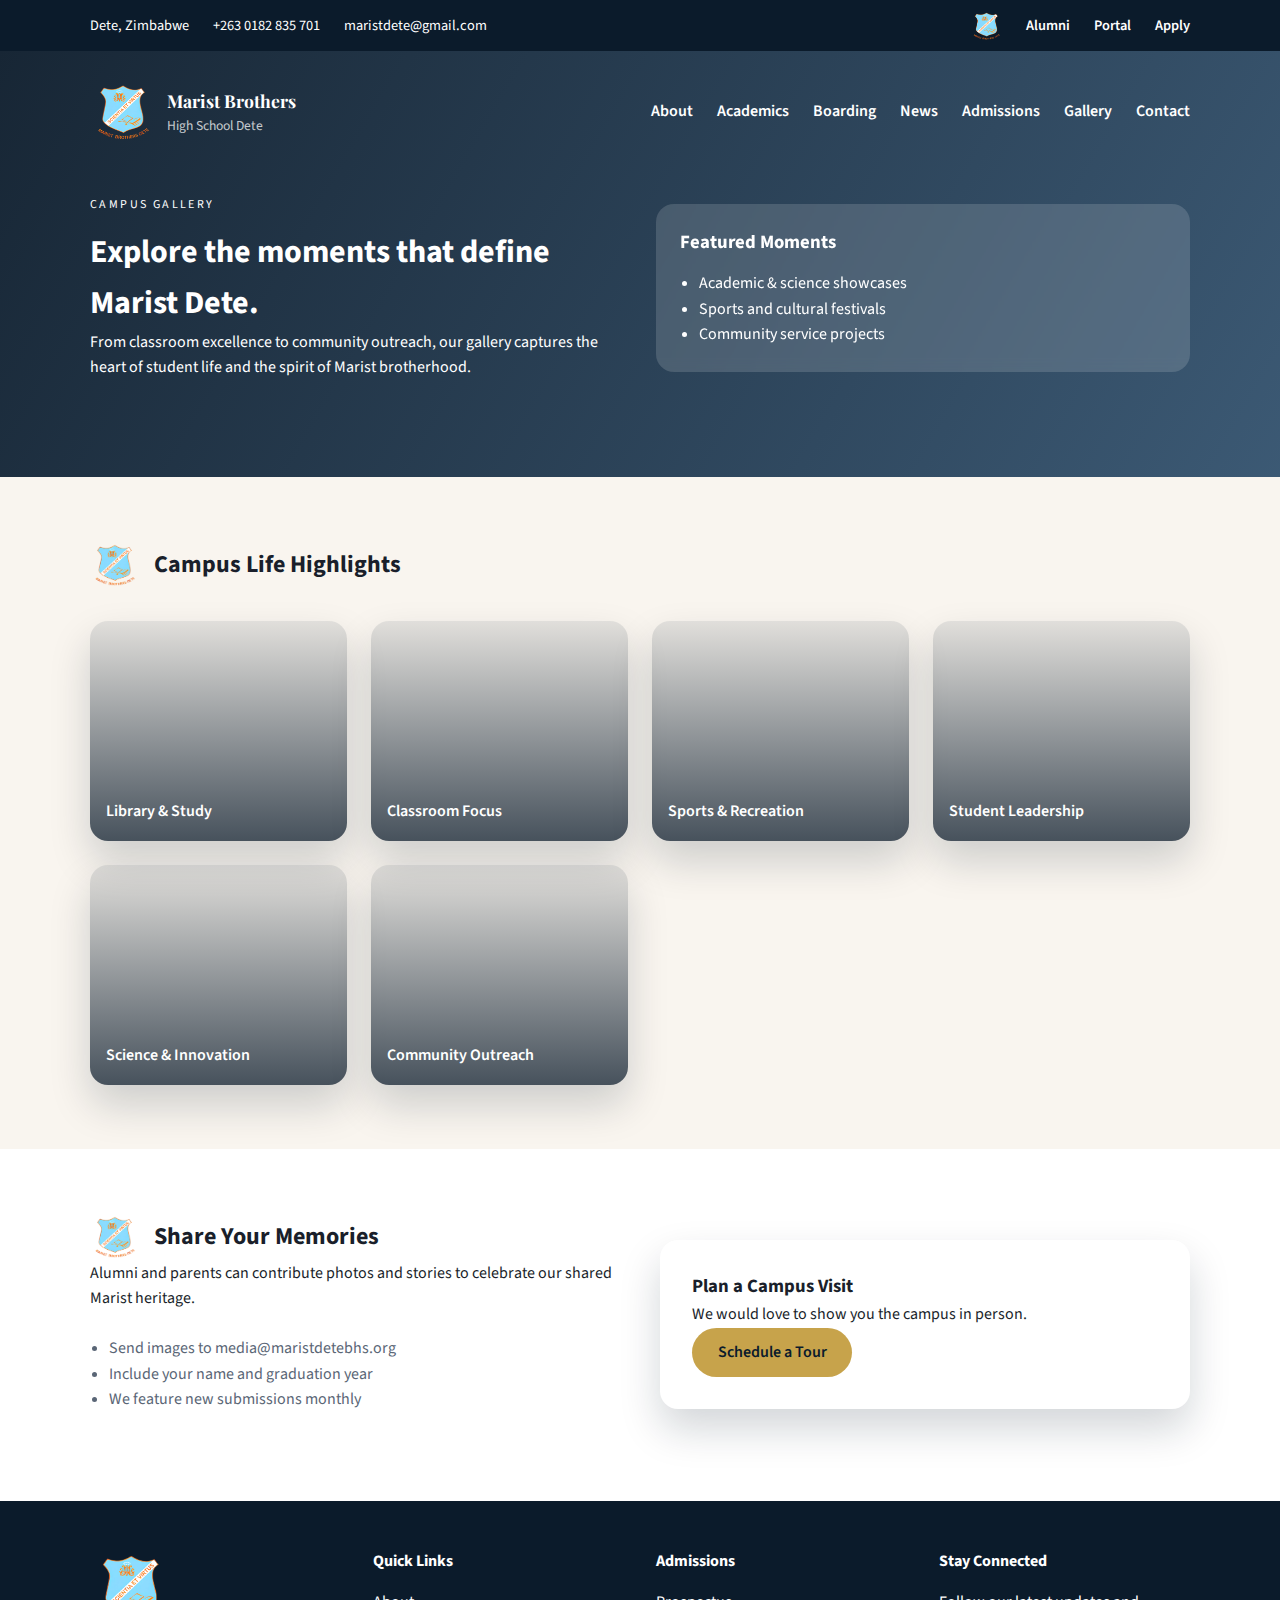
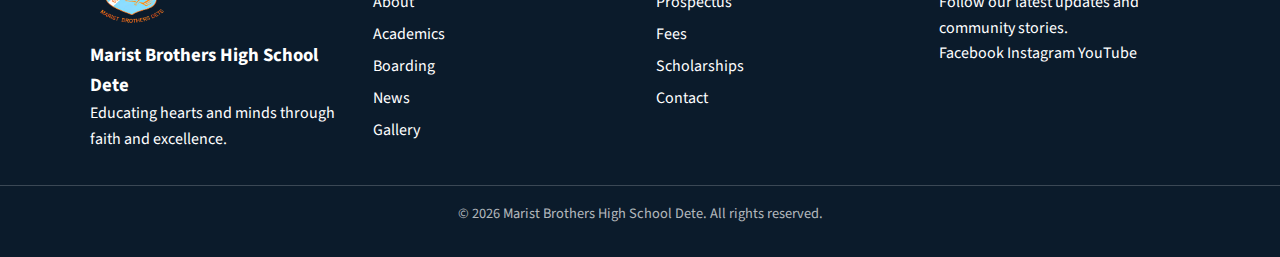
<file: gallery.html>
<!DOCTYPE html>
<html lang="en">
  <head>
    <meta charset="UTF-8" />
    <meta name="viewport" content="width=device-width, initial-scale=1.0" />
    <title>Gallery | Marist Brothers High School Dete</title>
    <link rel="preconnect" href="https://fonts.googleapis.com" />
    <link rel="preconnect" href="https://fonts.gstatic.com" crossorigin />
    <link
      href="https://fonts.googleapis.com/css2?family=Playfair+Display:wght@400;600;700&family=Source+Sans+3:wght@300;400;500;600;700&display=swap"
      rel="stylesheet"
    />
    <link rel="stylesheet" href="styles.css" />
  </head>
  <body>
    <header class="top-bar">
      <div class="container top-bar__content">
        <div class="top-bar__left">
          <span>Dete, Zimbabwe</span>
          <span>+263 0182 835 701</span>
          <span>maristdete@gmail.com</span>
        </div>
        <div class="top-bar__right">
          <img class="logo__image logo__image--small" src="MARISTDETE.png" alt="Marist Brothers High School Dete logo" />
          <a href="news.html">Alumni</a>
          <a href="admissions.html">Portal</a>
          <a href="admissions.html">Apply</a>
        </div>
      </div>
    </header>

    <header class="page-hero">
      <nav class="nav container">
        <div class="logo">
          <img class="logo__image" src="MARISTDETE.png" alt="Marist Brothers High School Dete logo" />
          <div>
            <p class="logo__title">Marist Brothers</p>
            <p class="logo__subtitle">High School Dete</p>
          </div>
        </div>
        <button class="nav__toggle" aria-label="Open navigation">☰</button>
        <ul class="nav__links">
          <li><a href="about.html">About</a></li>
          <li><a href="academics.html">Academics</a></li>
          <li><a href="boarding.html">Boarding</a></li>
          <li><a href="news.html">News</a></li>
          <li><a href="admissions.html">Admissions</a></li>
          <li><a href="gallery.html">Gallery</a></li>
          <li><a href="contact.html">Contact</a></li>
        </ul>
      </nav>
      <div class="container page-hero__content">
        <div>
          <p class="page-hero__eyebrow">Campus Gallery</p>
          <h1>Explore the moments that define Marist Dete.</h1>
          <p>
            From classroom excellence to community outreach, our gallery captures the heart of
            student life and the spirit of Marist brotherhood.
          </p>
        </div>
        <div class="page-hero__card">
          <h3>Featured Moments</h3>
          <ul>
            <li>Academic & science showcases</li>
            <li>Sports and cultural festivals</li>
            <li>Community service projects</li>
          </ul>
        </div>
      </div>
    </header>

    <main>
      <section class="section">
        <div class="container">
          <div class="section-heading">
            <img class="section-logo" src="MARISTDETE.png" alt="Marist Brothers High School Dete logo" />
            <h2>Campus Life Highlights</h2>
          </div>
          <div class="gallery-grid">
            <div class="gallery-card" style="background-image: url('https://images.unsplash.com/photo-1524995997946-a1c2e315a42f?auto=format&fit=crop&w=900&q=80');">
              <div class="gallery-card__label">Library & Study</div>
            </div>
            <div class="gallery-card" style="background-image: url('https://images.unsplash.com/photo-1509062522246-3755977927d7?auto=format&fit=crop&w=900&q=80');">
              <div class="gallery-card__label">Classroom Focus</div>
            </div>
            <div class="gallery-card" style="background-image: url('https://images.unsplash.com/photo-1500530855697-b586d89ba3ee?auto=format&fit=crop&w=900&q=80');">
              <div class="gallery-card__label">Sports & Recreation</div>
            </div>
            <div class="gallery-card" style="background-image: url('https://images.unsplash.com/photo-1529070538774-1843cb3265df?auto=format&fit=crop&w=900&q=80');">
              <div class="gallery-card__label">Student Leadership</div>
            </div>
            <div class="gallery-card" style="background-image: url('https://images.unsplash.com/photo-1456406644174-8ddd4cd52a06?auto=format&fit=crop&w=900&q=80');">
              <div class="gallery-card__label">Science & Innovation</div>
            </div>
            <div class="gallery-card" style="background-image: url('https://images.unsplash.com/photo-1544717305-2782549b5136?auto=format&fit=crop&w=900&q=80');">
              <div class="gallery-card__label">Community Outreach</div>
            </div>
          </div>
        </div>
      </section>

      <section class="section section--alt">
        <div class="container content-grid">
          <div>
            <div class="section-heading">
              <img class="section-logo" src="MARISTDETE.png" alt="Marist Brothers High School Dete logo" />
              <h2>Share Your Memories</h2>
            </div>
            <p>
              Alumni and parents can contribute photos and stories to celebrate our shared
              Marist heritage.
            </p>
            <ul class="list">
              <li>Send images to media@maristdetebhs.org</li>
              <li>Include your name and graduation year</li>
              <li>We feature new submissions monthly</li>
            </ul>
          </div>
          <div class="highlight">
            <h3>Plan a Campus Visit</h3>
            <p>We would love to show you the campus in person.</p>
            <a class="btn btn--primary" href="contact.html">Schedule a Tour</a>
          </div>
        </div>
      </section>
    </main>

    <footer class="footer">
      <div class="container footer__grid">
        <div>
          <img class="logo__image logo__image--footer" src="MARISTDETE.png" alt="Marist Brothers High School Dete logo" />
          <h3>Marist Brothers High School Dete</h3>
          <p>Educating hearts and minds through faith and excellence.</p>
        </div>
        <div>
          <h4>Quick Links</h4>
          <ul>
            <li><a href="about.html">About</a></li>
            <li><a href="academics.html">Academics</a></li>
            <li><a href="boarding.html">Boarding</a></li>
            <li><a href="news.html">News</a></li>
            <li><a href="gallery.html">Gallery</a></li>
          </ul>
        </div>
        <div>
          <h4>Admissions</h4>
          <ul>
            <li><a href="admissions.html">Prospectus</a></li>
            <li><a href="admissions.html#fees">Fees</a></li>
            <li><a href="admissions.html#scholarships">Scholarships</a></li>
            <li><a href="contact.html">Contact</a></li>
          </ul>
        </div>
        <div>
          <h4>Stay Connected</h4>
          <p>Follow our latest updates and community stories.</p>
          <div class="footer__socials">
            <a href="#">Facebook</a>
            <a href="#">Instagram</a>
            <a href="#">YouTube</a>
          </div>
        </div>
      </div>
      <div class="footer__bottom">© 2026 Marist Brothers High School Dete. All rights reserved.</div>
    </footer>
  </body>
</html>
</file>
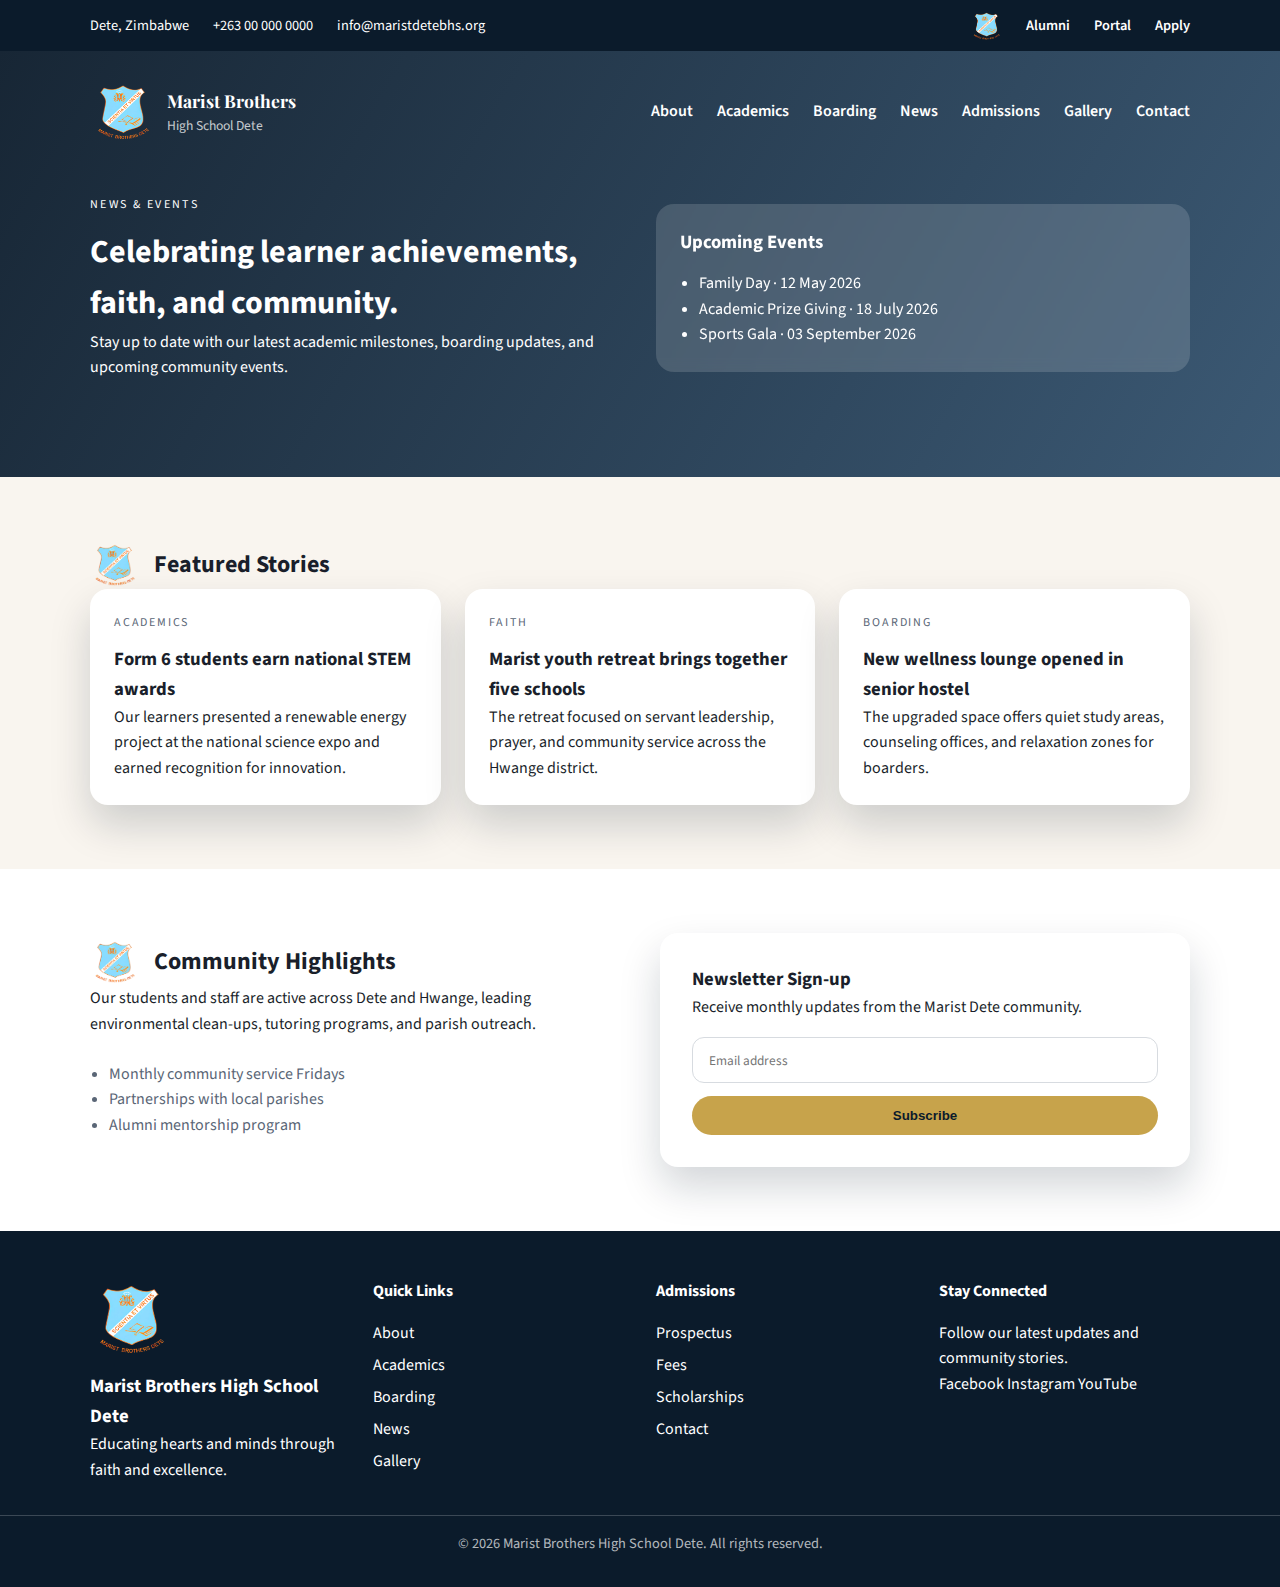
<file: news.html>
<!DOCTYPE html>
<html lang="en">
  <head>
    <meta charset="UTF-8" />
    <meta name="viewport" content="width=device-width, initial-scale=1.0" />
    <title>News | Marist Brothers High School Dete</title>
    <link rel="preconnect" href="https://fonts.googleapis.com" />
    <link rel="preconnect" href="https://fonts.gstatic.com" crossorigin />
    <link
      href="https://fonts.googleapis.com/css2?family=Playfair+Display:wght@400;600;700&family=Source+Sans+3:wght@300;400;500;600;700&display=swap"
      rel="stylesheet"
    />
    <link rel="stylesheet" href="styles.css" />
  </head>
  <body>
    <header class="top-bar">
      <div class="container top-bar__content">
        <div class="top-bar__left">
          <span>Dete, Zimbabwe</span>
          <span>+263 00 000 0000</span>
          <span>info@maristdetebhs.org</span>
        </div>
        <div class="top-bar__right">
          <img class="logo__image logo__image--small" src="MARISTDETE.png" alt="Marist Brothers High School Dete logo" />
          <a href="news.html">Alumni</a>
          <a href="admissions.html">Portal</a>
          <a href="admissions.html">Apply</a>
        </div>
      </div>
    </header>

    <header class="page-hero">
      <nav class="nav container">
        <div class="logo">
          <img class="logo__image" src="MARISTDETE.png" alt="Marist Brothers High School Dete logo" />
          <div>
            <p class="logo__title">Marist Brothers</p>
            <p class="logo__subtitle">High School Dete</p>
          </div>
        </div>
        <button class="nav__toggle" aria-label="Open navigation">☰</button>
        <ul class="nav__links">
          <li><a href="about.html">About</a></li>
          <li><a href="academics.html">Academics</a></li>
          <li><a href="boarding.html">Boarding</a></li>
          <li><a href="news.html">News</a></li>
          <li><a href="admissions.html">Admissions</a></li>
          <li><a href="gallery.html">Gallery</a></li>
          <li><a href="contact.html">Contact</a></li>
        </ul>
      </nav>
      <div class="container page-hero__content">
        <div>
          <p class="page-hero__eyebrow">News & Events</p>
          <h1>Celebrating learner achievements, faith, and community.</h1>
          <p>
            Stay up to date with our latest academic milestones, boarding updates, and upcoming
            community events.
          </p>
        </div>
        <div class="page-hero__card">
          <h3>Upcoming Events</h3>
          <ul>
            <li>Family Day · 12 May 2026</li>
            <li>Academic Prize Giving · 18 July 2026</li>
            <li>Sports Gala · 03 September 2026</li>
          </ul>
        </div>
      </div>
    </header>

    <main>
      <section class="section">
        <div class="container">
          <div class="section-heading">
            <img class="section-logo" src="MARISTDETE.png" alt="Marist Brothers High School Dete logo" />
            <h2>Featured Stories</h2>
          </div>
          <div class="cards cards--wide">
            <article class="card card--news">
              <p class="card__tag">Academics</p>
              <h3>Form 6 students earn national STEM awards</h3>
              <p>
                Our learners presented a renewable energy project at the national science expo and
                earned recognition for innovation.
              </p>
            </article>
            <article class="card card--news">
              <p class="card__tag">Faith</p>
              <h3>Marist youth retreat brings together five schools</h3>
              <p>
                The retreat focused on servant leadership, prayer, and community service across the
                Hwange district.
              </p>
            </article>
            <article class="card card--news">
              <p class="card__tag">Boarding</p>
              <h3>New wellness lounge opened in senior hostel</h3>
              <p>
                The upgraded space offers quiet study areas, counseling offices, and relaxation
                zones for boarders.
              </p>
            </article>
          </div>
        </div>
      </section>

      <section class="section section--alt">
        <div class="container content-grid">
          <div>
            <div class="section-heading">
              <img class="section-logo" src="MARISTDETE.png" alt="Marist Brothers High School Dete logo" />
              <h2>Community Highlights</h2>
            </div>
            <p>
              Our students and staff are active across Dete and Hwange, leading environmental
              clean-ups, tutoring programs, and parish outreach.
            </p>
            <ul class="list">
              <li>Monthly community service Fridays</li>
              <li>Partnerships with local parishes</li>
              <li>Alumni mentorship program</li>
            </ul>
          </div>
          <div class="highlight">
            <h3>Newsletter Sign-up</h3>
            <p>Receive monthly updates from the Marist Dete community.</p>
            <form class="newsletter">
              <input type="email" placeholder="Email address" />
              <button class="btn btn--primary" type="submit">Subscribe</button>
            </form>
          </div>
        </div>
      </section>
    </main>

    <footer class="footer">
      <div class="container footer__grid">
        <div>
          <img class="logo__image logo__image--footer" src="MARISTDETE.png" alt="Marist Brothers High School Dete logo" />
          <h3>Marist Brothers High School Dete</h3>
          <p>Educating hearts and minds through faith and excellence.</p>
        </div>
        <div>
          <h4>Quick Links</h4>
          <ul>
            <li><a href="about.html">About</a></li>
            <li><a href="academics.html">Academics</a></li>
            <li><a href="boarding.html">Boarding</a></li>
            <li><a href="news.html">News</a></li>
            <li><a href="gallery.html">Gallery</a></li>
          </ul>
        </div>
        <div>
          <h4>Admissions</h4>
          <ul>
            <li><a href="admissions.html">Prospectus</a></li>
            <li><a href="admissions.html#fees">Fees</a></li>
            <li><a href="admissions.html#scholarships">Scholarships</a></li>
            <li><a href="contact.html">Contact</a></li>
          </ul>
        </div>
        <div>
          <h4>Stay Connected</h4>
          <p>Follow our latest updates and community stories.</p>
          <div class="footer__socials">
            <a href="#">Facebook</a>
            <a href="#">Instagram</a>
            <a href="#">YouTube</a>
          </div>
        </div>
      </div>
      <div class="footer__bottom">© 2026 Marist Brothers High School Dete. All rights reserved.</div>
    </footer>
  </body>
</html>
</file>
<file: styles.css>
* {
  box-sizing: border-box;
  margin: 0;
  padding: 0;
}

:root {
  color-scheme: light;
  --navy: #0b1b2b;
  --blue: #123759;
  --sky: #d6e6f5;
  --gold: #c7a34b;
  --cream: #f9f5ef;
  --text: #1a1f2b;
  --muted: #5a6676;
  --accent: #8b1e2d;
  --white: #ffffff;
  --shadow: 0 20px 40px rgba(11, 27, 43, 0.18);
}

body {
  font-family: "Source Sans 3", sans-serif;
  color: var(--text);
  background: var(--cream);
  line-height: 1.6;
}

a {
  text-decoration: none;
  color: inherit;
}

img {
  max-width: 100%;
  display: block;
}

.container {
  width: min(1100px, 90%);
  margin: 0 auto;
}

.top-bar {
  background: var(--navy);
  color: var(--white);
  font-size: 0.9rem;
}

.top-bar__content {
  display: flex;
  justify-content: space-between;
  align-items: center;
  padding: 0.6rem 0;
  gap: 1rem;
  flex-wrap: wrap;
}

.top-bar__left,
.top-bar__right {
  display: flex;
  gap: 1.5rem;
  align-items: center;
  flex-wrap: wrap;
}

.top-bar__right a {
  font-weight: 600;
}

.logo {
  display: flex;
  align-items: center;
  gap: 0.8rem;
}

.logo__image {
  width: 64px;
  height: 64px;
  object-fit: contain;
}

.logo__image--small {
  width: 32px;
  height: 32px;
}

.logo__image--footer {
  width: 80px;
  height: 80px;
  margin-bottom: 0.8rem;
}

.logo__title {
  font-family: "Playfair Display", serif;
  font-size: 1.1rem;
  font-weight: 700;
  color: var(--white);
}

.logo__subtitle {
  font-size: 0.85rem;
  color: rgba(255, 255, 255, 0.75);
}

.hero {
  background: linear-gradient(120deg, rgba(11, 27, 43, 0.92), rgba(18, 55, 89, 0.78)),
    url("https://images.unsplash.com/photo-1509062522246-3755977927d7?auto=format&fit=crop&w=1600&q=80")
      center/cover no-repeat;
  color: var(--white);
  padding-bottom: 3rem;
}

.page-hero {
  background: linear-gradient(120deg, rgba(11, 27, 43, 0.95), rgba(18, 55, 89, 0.82)),
    url("https://images.unsplash.com/photo-1524995997946-a1c2e315a42f?auto=format&fit=crop&w=1600&q=80")
      center/cover no-repeat;
  color: var(--white);
  padding-bottom: 3rem;
}

.page-hero__content {
  display: grid;
  grid-template-columns: repeat(auto-fit, minmax(260px, 1fr));
  gap: 2rem;
  align-items: center;
  padding: 2rem 0 3rem;
}

.page-hero__eyebrow {
  text-transform: uppercase;
  letter-spacing: 0.2em;
  font-size: 0.75rem;
  margin-bottom: 0.8rem;
}

.page-hero__card {
  background: rgba(255, 255, 255, 0.15);
  border-radius: 18px;
  padding: 1.5rem;
  backdrop-filter: blur(6px);
}

.page-hero__card ul {
  list-style: disc;
  padding-left: 1.2rem;
  margin-top: 0.8rem;
}

.nav {
  display: flex;
  align-items: center;
  justify-content: space-between;
  padding: 1.8rem 0 1.2rem;
  gap: 1.5rem;
}

.nav__links {
  list-style: none;
  display: flex;
  gap: 1.5rem;
  font-weight: 600;
}

.nav__links a {
  color: var(--white);
}

.nav__links a:hover {
  color: var(--gold);
}

.nav__toggle {
  display: none;
  background: transparent;
  border: 1px solid rgba(255, 255, 255, 0.6);
  color: var(--white);
  padding: 0.4rem 0.6rem;
  border-radius: 6px;
}

.hero__content {
  display: grid;
  grid-template-columns: repeat(auto-fit, minmax(280px, 1fr));
  gap: 2rem;
  align-items: center;
  padding: 2rem 0 3rem;
}

.hero__text h1 {
  font-family: "Playfair Display", serif;
  font-size: clamp(2.2rem, 3vw, 3.5rem);
  margin-bottom: 1rem;
}

.hero__tag {
  text-transform: uppercase;
  letter-spacing: 0.12em;
  font-size: 0.8rem;
  margin-bottom: 1rem;
}

.hero__actions {
  display: flex;
  gap: 1rem;
  margin-top: 1.8rem;
  flex-wrap: wrap;
}

.btn {
  display: inline-flex;
  align-items: center;
  justify-content: center;
  padding: 0.75rem 1.6rem;
  border-radius: 999px;
  font-weight: 600;
  border: none;
  cursor: pointer;
}

.btn--primary {
  background: var(--gold);
  color: var(--navy);
}

.btn--secondary {
  background: var(--white);
  color: var(--navy);
}

.btn--ghost {
  border: 1px solid rgba(255, 255, 255, 0.6);
  color: var(--white);
}

.btn--accent {
  background: var(--accent);
  color: var(--white);
}

.hero__card {
  background: var(--white);
  color: var(--text);
  padding: 1.8rem;
  border-radius: 16px;
  box-shadow: var(--shadow);
}

.hero__card-header {
  display: flex;
  justify-content: space-between;
  align-items: center;
  margin-bottom: 1rem;
}

.hero__card-header span {
  background: var(--gold);
  padding: 0.2rem 0.7rem;
  border-radius: 999px;
  font-size: 0.8rem;
  font-weight: 700;
}

.hero__stats {
  display: grid;
  grid-template-columns: repeat(auto-fit, minmax(150px, 1fr));
  gap: 1.5rem;
  background: rgba(255, 255, 255, 0.15);
  border-radius: 20px;
  padding: 1.5rem;
  backdrop-filter: blur(10px);
}

.section {
  padding: 4rem 0;
}

.section--alt {
  background: var(--white);
}

.section__lead {
  max-width: 680px;
  margin: 1rem 0 2.5rem;
  color: var(--muted);
}

.section__header {
  display: flex;
  align-items: center;
  justify-content: space-between;
  gap: 1rem;
  flex-wrap: wrap;
}

.section-heading {
  display: flex;
  align-items: center;
  gap: 1rem;
}

.section-logo {
  width: 48px;
  height: 48px;
}

.grid,
.content-grid {
  display: grid;
  grid-template-columns: repeat(auto-fit, minmax(260px, 1fr));
  gap: 2.5rem;
  align-items: center;
}

.image-card {
  border-radius: 20px;
  min-height: 260px;
  background: url("https://images.unsplash.com/photo-1509062522246-3755977927d7?auto=format&fit=crop&w=1400&q=80")
      center/cover no-repeat;
  position: relative;
  overflow: hidden;
  box-shadow: var(--shadow);
}

.image-card--tall {
  min-height: 360px;
  background-image: url("https://images.unsplash.com/photo-1500530855697-b586d89ba3ee?auto=format&fit=crop&w=1400&q=80");
}

.image-card--life {
  background-image: url("https://images.unsplash.com/photo-1529070538774-1843cb3265df?auto=format&fit=crop&w=1400&q=80");
}

.image-card--study {
  background-image: url("https://images.unsplash.com/photo-1456406644174-8ddd4cd52a06?auto=format&fit=crop&w=1400&q=80");
}

.image-card--community {
  background-image: url("https://images.unsplash.com/photo-1544717305-2782549b5136?auto=format&fit=crop&w=1400&q=80");
}

.image-card__overlay {
  position: absolute;
  bottom: 1rem;
  left: 1rem;
  background: rgba(13, 27, 42, 0.85);
  color: var(--white);
  padding: 0.5rem 1rem;
  border-radius: 999px;
  font-weight: 600;
}

.cards {
  display: grid;
  grid-template-columns: repeat(auto-fit, minmax(220px, 1fr));
  gap: 1.5rem;
}

.cards--wide {
  grid-template-columns: repeat(auto-fit, minmax(260px, 1fr));
}

.gallery-grid {
  display: grid;
  grid-template-columns: repeat(auto-fit, minmax(220px, 1fr));
  gap: 1.5rem;
  margin-top: 2rem;
}

.gallery-card {
  min-height: 220px;
  border-radius: 18px;
  background-size: cover;
  background-position: center;
  position: relative;
  overflow: hidden;
  box-shadow: var(--shadow);
}

.gallery-card::after {
  content: "";
  position: absolute;
  inset: 0;
  background: linear-gradient(180deg, rgba(11, 27, 43, 0.1), rgba(11, 27, 43, 0.75));
}

.gallery-card__label {
  position: absolute;
  left: 1rem;
  bottom: 1rem;
  color: var(--white);
  font-weight: 600;
  z-index: 1;
}

.card {
  background: var(--cream);
  padding: 1.5rem;
  border-radius: 18px;
  box-shadow: var(--shadow);
}

.card--news {
  background: var(--white);
}

.card__tag {
  font-size: 0.75rem;
  letter-spacing: 0.15em;
  text-transform: uppercase;
  color: var(--muted);
  margin-bottom: 0.8rem;
}

.list,
.steps {
  padding-left: 1.2rem;
  margin: 1.5rem 0;
  color: var(--muted);
}

.highlight {
  background: var(--white);
  padding: 2rem;
  border-radius: 18px;
  box-shadow: var(--shadow);
}

.highlight__author {
  margin-top: 1rem;
  font-weight: 600;
}

.timeline {
  display: grid;
  grid-template-columns: repeat(auto-fit, minmax(200px, 1fr));
  gap: 1.5rem;
  margin-top: 2rem;
}

.timeline h4 {
  font-size: 1.05rem;
  margin-bottom: 0.5rem;
}

.newsletter {
  display: grid;
  gap: 0.8rem;
  margin-top: 1rem;
}

.newsletter input {
  padding: 0.8rem 1rem;
  border-radius: 12px;
  border: 1px solid #d7dbe0;
  font-family: inherit;
}

.testimonial {
  display: grid;
  grid-template-columns: repeat(auto-fit, minmax(240px, 1fr));
  gap: 2rem;
  align-items: center;
}

.testimonial__stats {
  display: grid;
  gap: 1.2rem;
  background: var(--white);
  padding: 2rem;
  border-radius: 18px;
  box-shadow: var(--shadow);
}

.contact {
  display: grid;
  grid-template-columns: repeat(auto-fit, minmax(260px, 1fr));
  gap: 2rem;
  align-items: center;
}

.contact__form {
  display: grid;
  gap: 1rem;
}

.contact__form input,
.contact__form textarea {
  padding: 0.8rem 1rem;
  border-radius: 12px;
  border: 1px solid #d7dbe0;
  font-family: inherit;
}

.footer {
  background: var(--navy);
  color: var(--white);
  padding: 3rem 0 2rem;
}

.footer__grid {
  display: grid;
  grid-template-columns: repeat(auto-fit, minmax(200px, 1fr));
  gap: 2rem;
}

.footer__grid h4 {
  margin-bottom: 1rem;
}

.footer__grid ul {
  list-style: none;
  display: grid;
  gap: 0.4rem;
}

.footer__bottom {
  border-top: 1px solid rgba(255, 255, 255, 0.2);
  margin-top: 2rem;
  padding-top: 1rem;
  text-align: center;
  font-size: 0.9rem;
  color: rgba(255, 255, 255, 0.7);
}

@media (max-width: 860px) {
  .nav__links {
    display: none;
  }

  .nav__toggle {
    display: inline-flex;
  }
}

@media (max-width: 640px) {
  .top-bar__content {
    flex-direction: column;
    align-items: flex-start;
  }

  .hero__actions {
    flex-direction: column;
    align-items: flex-start;
  }
}
</file>
